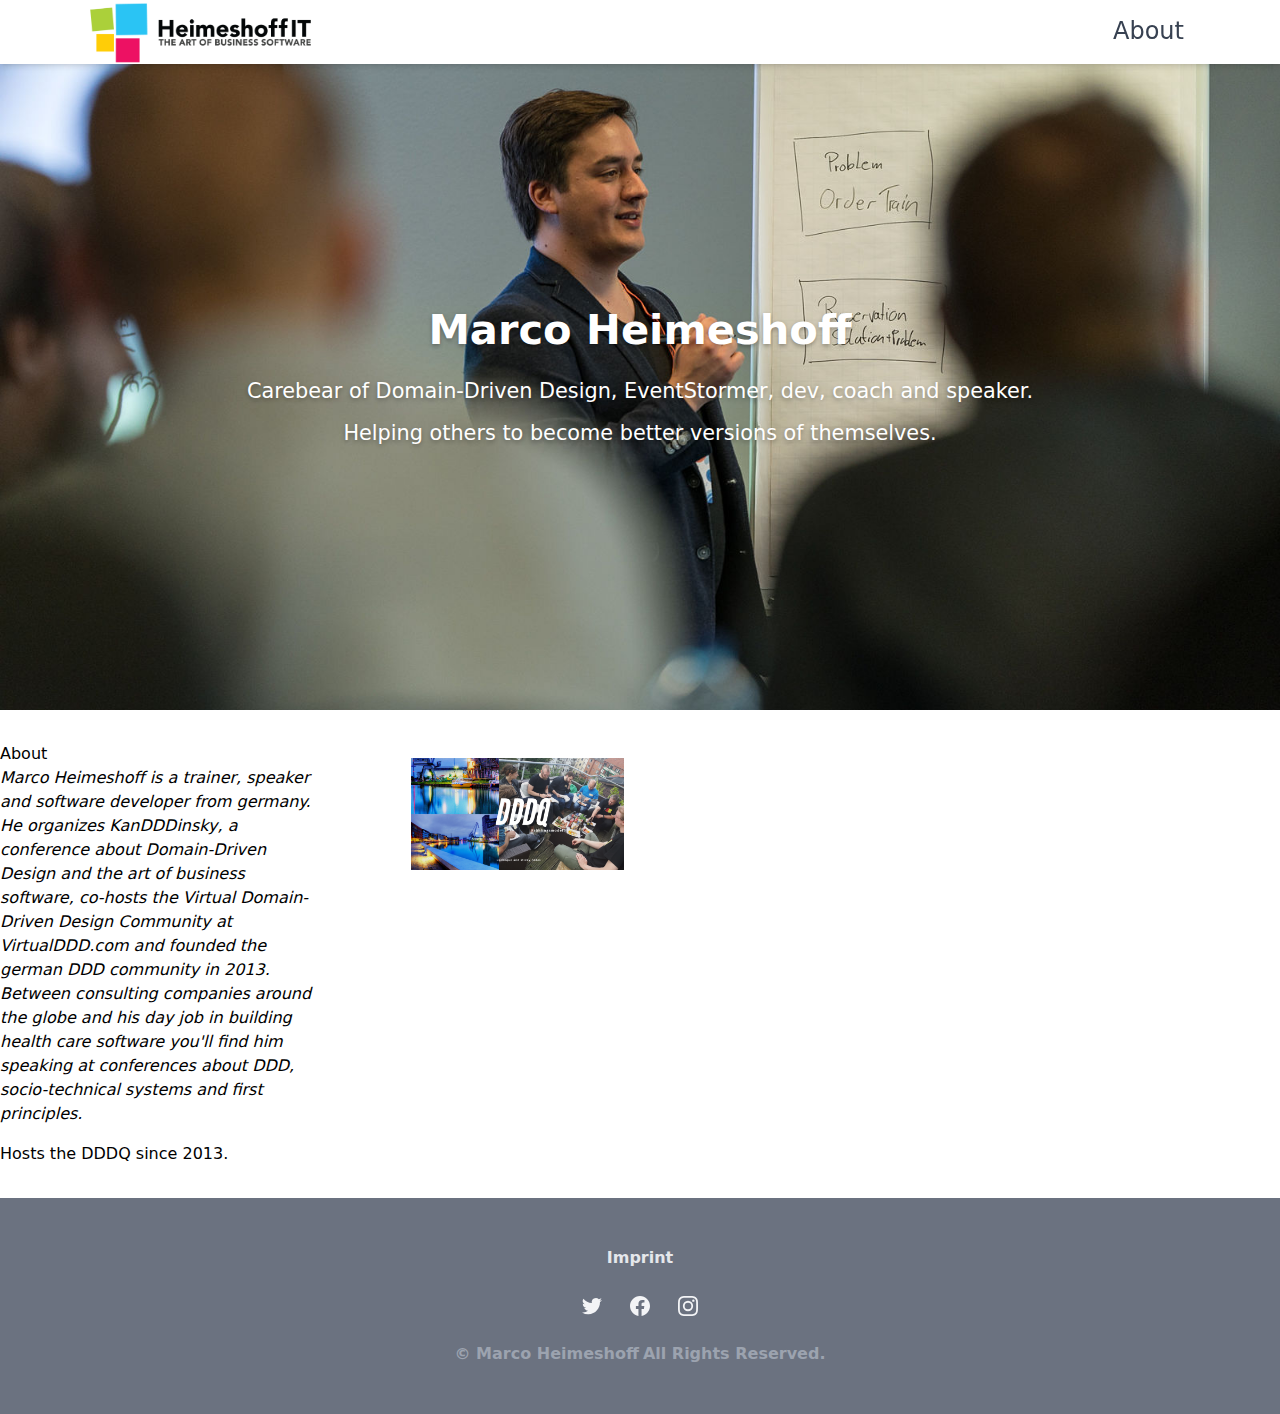
<file: index.html>
<!doctype html>
<html lang="en">
  <head>
    <meta charset="utf-8">
    <meta name="viewport" content="width=device-width, initial-scale=1, shrink-to-fit=no">
    <meta http-equiv="Content-Type" content="text/html; charset=UTF-8">
    <meta http-equiv="X-UA-Compatible" content="IE=edge">
	  <meta http-equiv="Cache-Control" content="no-cache, no-store, must-revalidate">
	  <meta http-equiv="Pragma" content="no-cache">
	  <meta http-equiv="Expires" content="0">
    <title>Heimeshoff IT - The art of business software</title>
    <link rel="apple-touch-icon" sizes="180x180" href="/apple-touch-icon.png">
    <link rel="icon" type="image/png" sizes="32x32" href="/favicon-32x32.png">
    <link rel="icon" type="image/png" sizes="16x16" href="/favicon-16x16.png">
    <link rel="manifest" href="/site.webmanifest">
    <link rel="mask-icon" href="/safari-pinned-tab.svg" color="#5bbad5">
    <meta name="msapplication-TileColor" content="#da532c">
    <meta name="theme-color" content="#ffffff">    
    <link rel="preconnect" href="https://fonts.googleapis.com">
    <link rel="preconnect" href="https://fonts.gstatic.com" crossorigin>
    <link rel="preload" href="[data-uri]" as="script">
    <script type="text/javascript">
      // Single Page Apps for GitHub Pages
      // https://github.com/rafrex/spa-github-pages
      // Copyright (c) 2016 Rafael Pedicini, licensed under the MIT License
      // ----------------------------------------------------------------------
      // This script checks to see if a redirect is present in the query string
      // and converts it back into the correct url and adds it to the
      // browser's history using window.history.replaceState(...),
      // which won't cause the browser to attempt to load the new url.
      // When the single page app is loaded further down in this file,
      // the correct url will be waiting in the browser's history for
      // the single page app to route accordingly.
      (function(l) {
        if (l.search) {
          var q = {};
          l.search.slice(1).split('&').forEach(function(v) {
            var a = v.split('=');
            q[a[0]] = a.slice(1).join('=').replace(/~and~/g, '&');
          });
          if (q.p !== undefined) {
            window.history.replaceState(null, null,
              l.pathname.slice(0, -1) + (q.p || '') +
              (q.q ? ('?' + q.q) : '') +
              l.hash
            );
          }
        }
      }(window.location))
    </script>  
    <script async type="module" crossorigin src="/assets/index-am202h9a.js"></script>
    <link rel="stylesheet" crossorigin href="/assets/index-3D7L84r7.css">
  </head>
  <body>
    <div id="elmish-app"></div>
   
    

    <script>
      function scrollIntoView(hash) {
        let elem = document.getElementById(hash);
        elem.scrollIntoView({ left: 0, block: 'start', behavior: 'smooth' });
        e.preventDefault();
      };
	  </script>

</body>
</html>
</file>
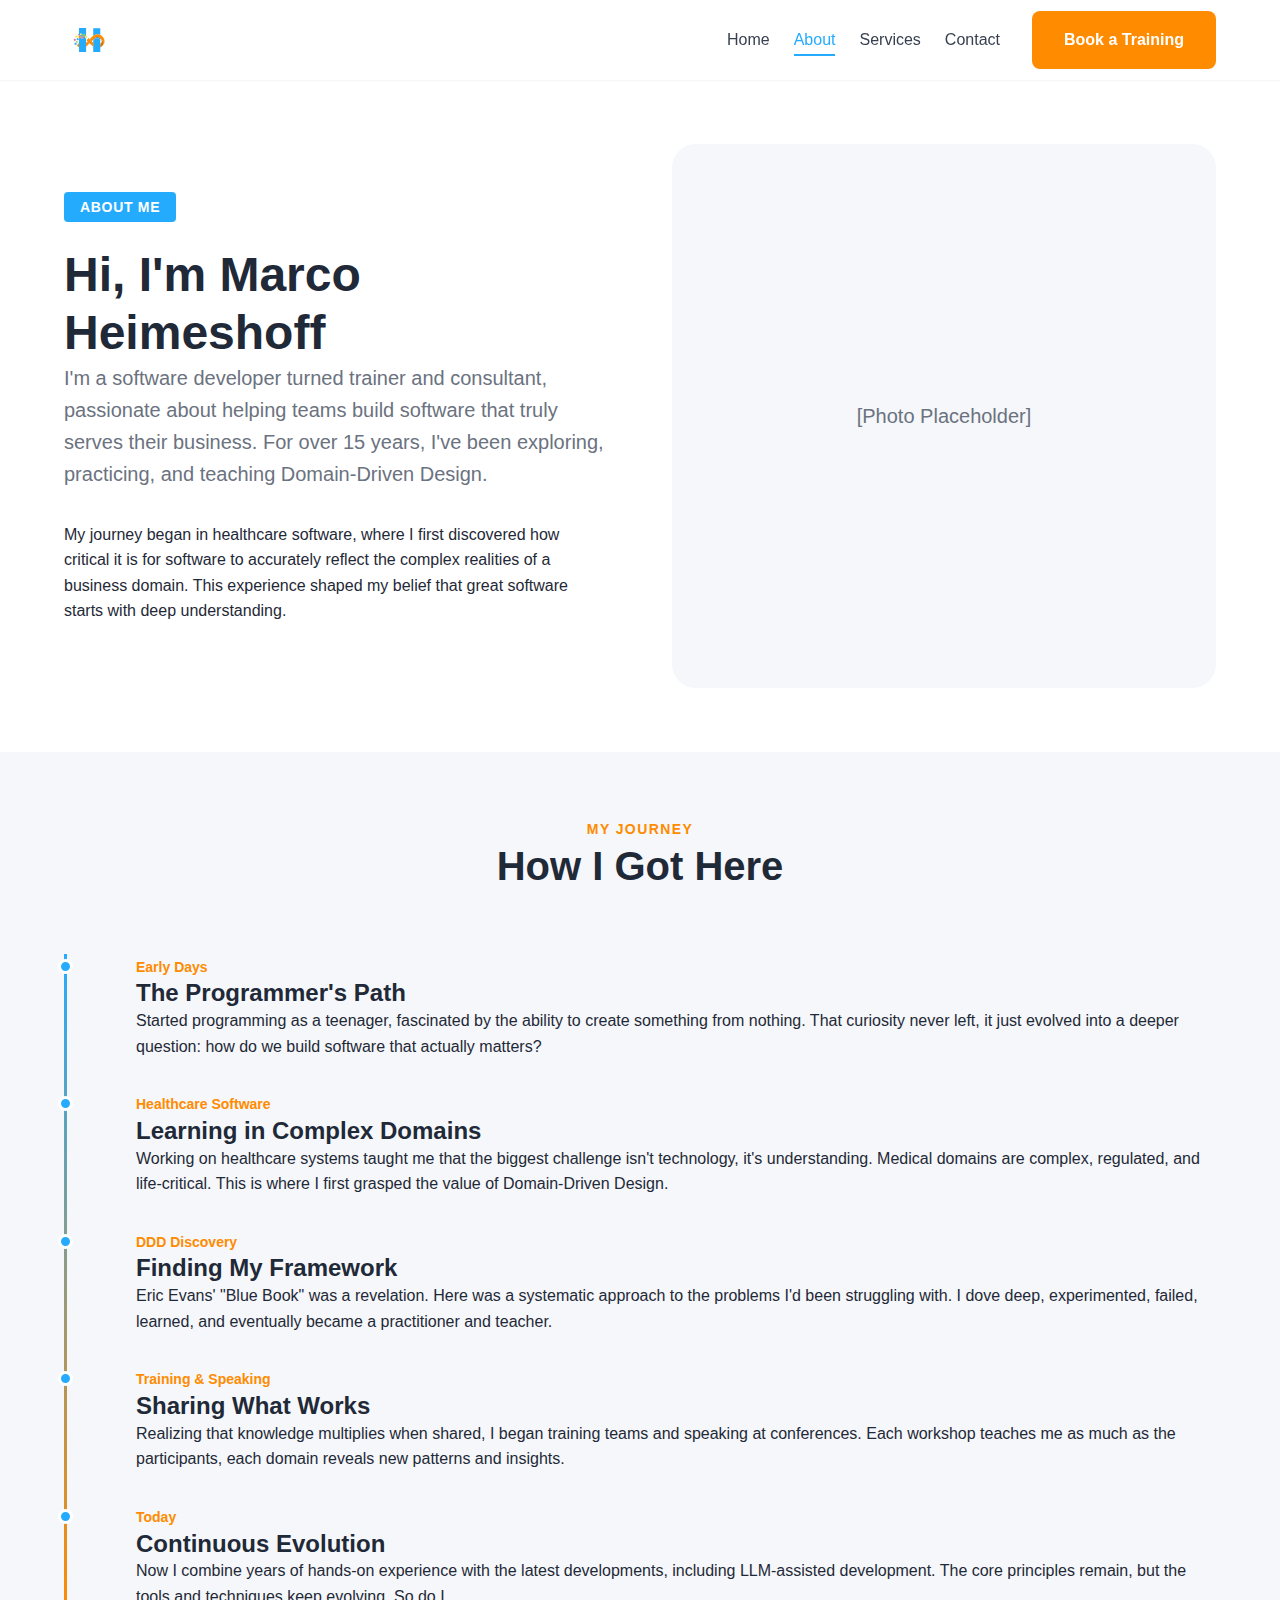
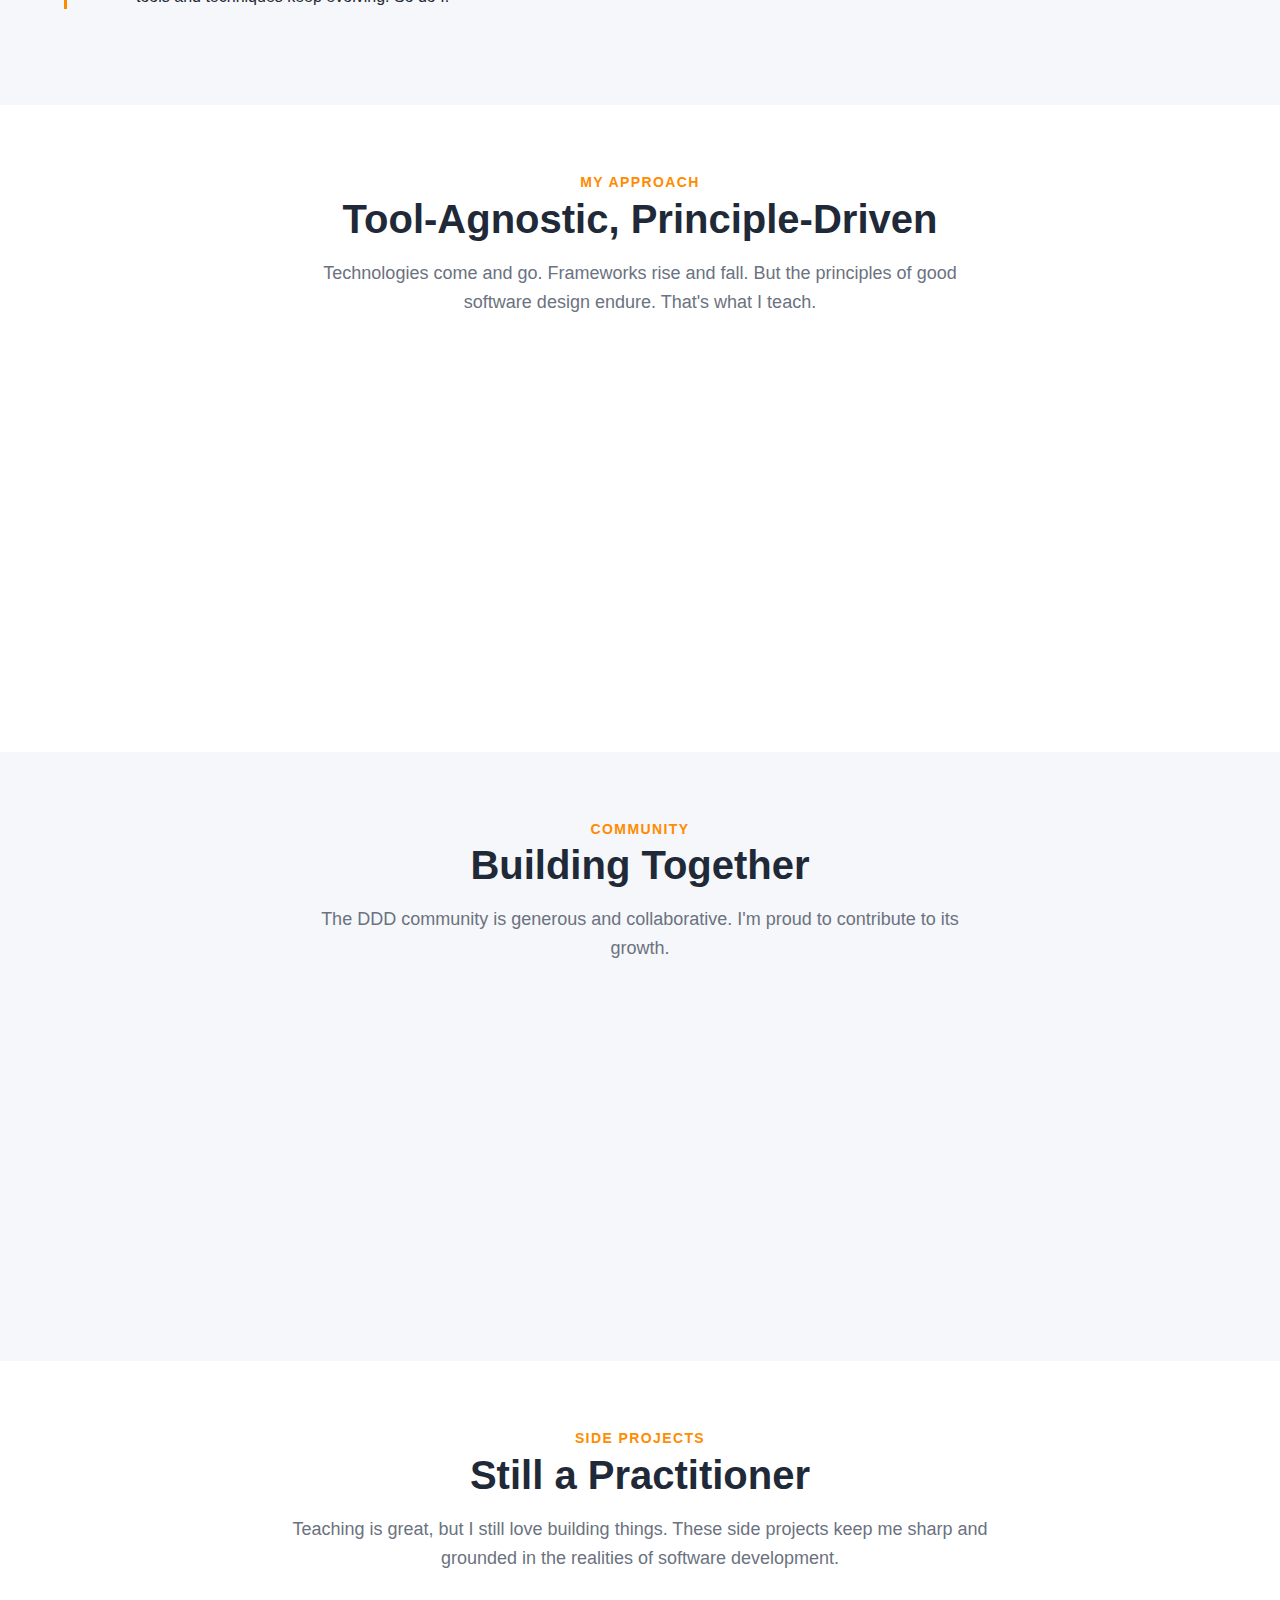
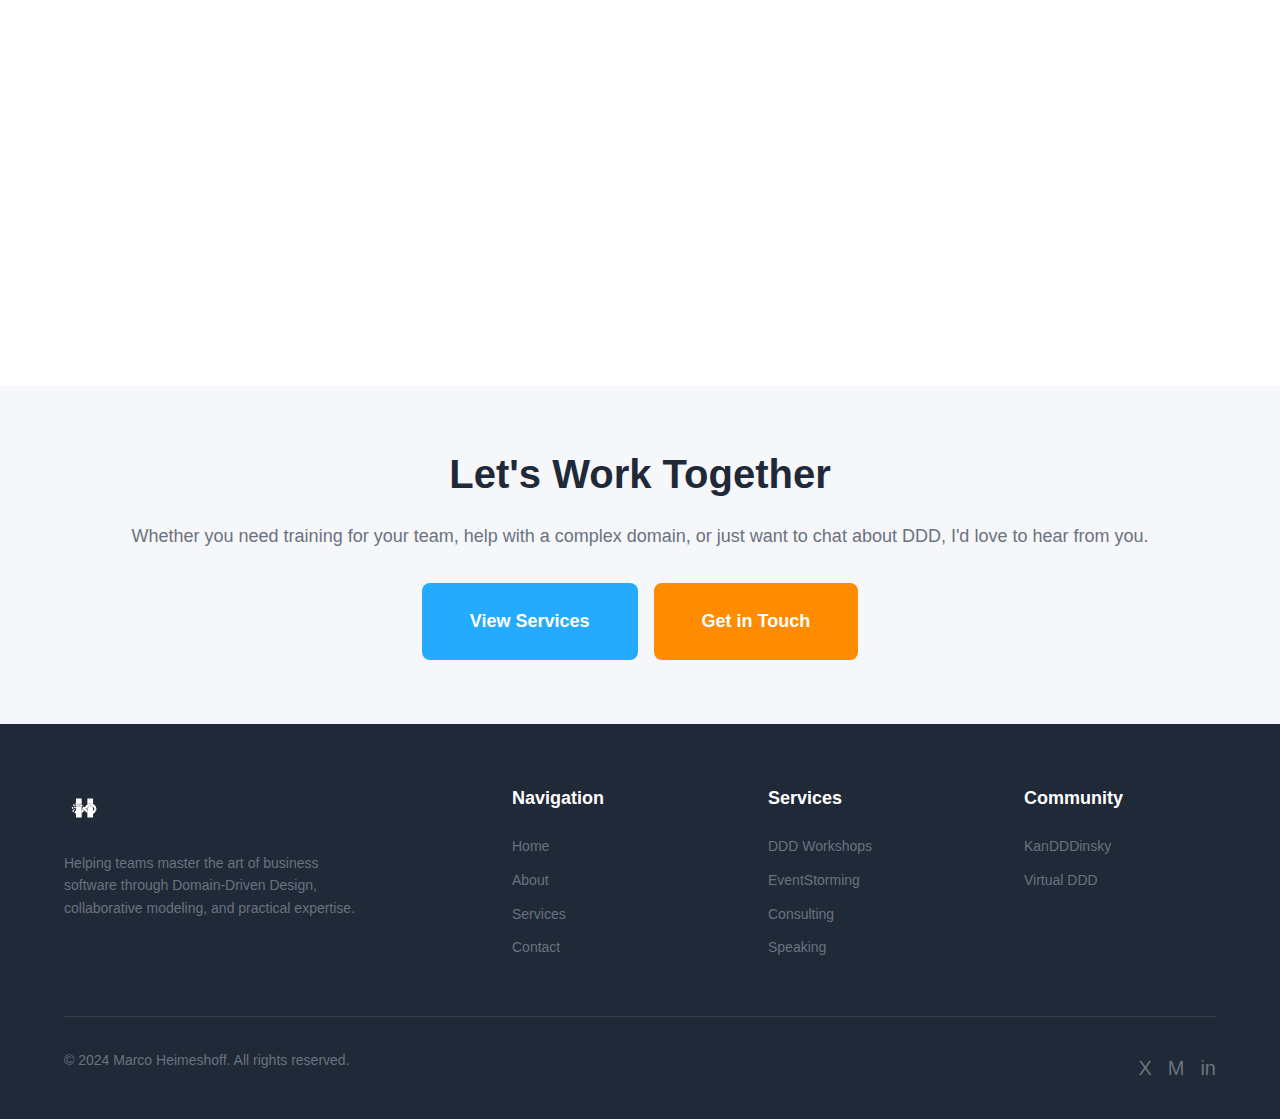
<file: about.html>
<!DOCTYPE html>
<html lang="en">
<head>
  <meta charset="UTF-8">
  <meta name="viewport" content="width=device-width, initial-scale=1.0">
  <meta name="description" content="Learn about Marco Heimeshoff's journey from software developer to DDD expert and community leader. Discover his approach to teaching Domain-Driven Design.">
  <title>About Marco Heimeshoff | DDD Expert & Community Leader</title>
  <link rel="stylesheet" href="css/styles.css">
</head>
<body>
  <!-- Header -->
  <header class="header">
    <div class="container header__inner">
      <a href="index.html" class="header__logo">
        <img src="assets/bildmarke.svg" alt="Marco Heimeshoff Logo">
      </a>
      <nav class="nav">
        <ul class="nav__list">
          <li><a href="index.html" class="nav__link">Home</a></li>
          <li><a href="about.html" class="nav__link nav__link--active">About</a></li>
          <li><a href="services.html" class="nav__link">Services</a></li>
          <li><a href="contact.html" class="nav__link">Contact</a></li>
        </ul>
        <a href="contact.html" class="btn btn--primary">Book a Training</a>
        <button class="nav__toggle" aria-label="Toggle navigation">
          <span></span>
          <span></span>
          <span></span>
        </button>
      </nav>
    </div>
  </header>

  <!-- About Hero -->
  <section class="section" style="padding-top: calc(var(--header-height) + var(--space-3xl));">
    <div class="container">
      <div class="about-hero">
        <div class="about-hero__content">
          <span class="hero__subtitle">About Me</span>
          <h1>Hi, I'm Marco Heimeshoff</h1>
          <p class="hero__description">
            I'm a software developer turned trainer and consultant, passionate about helping
            teams build software that truly serves their business. For over 15 years, I've been
            exploring, practicing, and teaching Domain-Driven Design.
          </p>
          <p>
            My journey began in healthcare software, where I first discovered how critical it is
            for software to accurately reflect the complex realities of a business domain. This
            experience shaped my belief that great software starts with deep understanding.
          </p>
        </div>
        <div class="about-hero__image">
          [Photo Placeholder]
        </div>
      </div>
    </div>
  </section>

  <!-- Personal Story / Timeline -->
  <section class="section section--gray">
    <div class="container">
      <div class="section-header">
        <span class="section-header__subtitle">My Journey</span>
        <h2 class="section-header__title">How I Got Here</h2>
      </div>
      <div class="timeline">
        <div class="timeline__item">
          <span class="timeline__year">Early Days</span>
          <h3>The Programmer's Path</h3>
          <p>
            Started programming as a teenager, fascinated by the ability to create something
            from nothing. That curiosity never left, it just evolved into a deeper question:
            how do we build software that actually matters?
          </p>
        </div>
        <div class="timeline__item">
          <span class="timeline__year">Healthcare Software</span>
          <h3>Learning in Complex Domains</h3>
          <p>
            Working on healthcare systems taught me that the biggest challenge isn't technology,
            it's understanding. Medical domains are complex, regulated, and life-critical.
            This is where I first grasped the value of Domain-Driven Design.
          </p>
        </div>
        <div class="timeline__item">
          <span class="timeline__year">DDD Discovery</span>
          <h3>Finding My Framework</h3>
          <p>
            Eric Evans' "Blue Book" was a revelation. Here was a systematic approach to the
            problems I'd been struggling with. I dove deep, experimented, failed, learned,
            and eventually became a practitioner and teacher.
          </p>
        </div>
        <div class="timeline__item">
          <span class="timeline__year">Training & Speaking</span>
          <h3>Sharing What Works</h3>
          <p>
            Realizing that knowledge multiplies when shared, I began training teams and
            speaking at conferences. Each workshop teaches me as much as the participants,
            each domain reveals new patterns and insights.
          </p>
        </div>
        <div class="timeline__item">
          <span class="timeline__year">Today</span>
          <h3>Continuous Evolution</h3>
          <p>
            Now I combine years of hands-on experience with the latest developments, including
            LLM-assisted development. The core principles remain, but the tools and techniques
            keep evolving. So do I.
          </p>
        </div>
      </div>
    </div>
  </section>

  <!-- Philosophy Section -->
  <section class="section">
    <div class="container">
      <div class="section-header">
        <span class="section-header__subtitle">My Approach</span>
        <h2 class="section-header__title">Tool-Agnostic, Principle-Driven</h2>
        <p class="section-header__description">
          Technologies come and go. Frameworks rise and fall. But the principles of good
          software design endure. That's what I teach.
        </p>
      </div>
      <div class="cards">
        <div class="card">
          <h3 class="card__title">Principles Over Tools</h3>
          <p class="card__description">
            I don't teach "how to use framework X." I teach the underlying principles that
            help you make good decisions regardless of your tech stack. When you understand
            the "why," the "how" becomes clear.
          </p>
        </div>
        <div class="card">
          <h3 class="card__title">Practice Over Theory</h3>
          <p class="card__description">
            Reading about DDD is one thing. Applying it is another. My workshops are hands-on,
            using real exercises and collaborative modeling sessions. You learn by doing,
            not just listening.
          </p>
        </div>
        <div class="card">
          <h3 class="card__title">Collaboration Over Documentation</h3>
          <p class="card__description">
            The best domain knowledge lives in people's heads, not documents. Techniques like
            EventStorming bring experts together to externalize and share that knowledge in
            ways documents never could.
          </p>
        </div>
      </div>
    </div>
  </section>

  <!-- Community Leadership -->
  <section class="section section--gray">
    <div class="container">
      <div class="section-header">
        <span class="section-header__subtitle">Community</span>
        <h2 class="section-header__title">Building Together</h2>
        <p class="section-header__description">
          The DDD community is generous and collaborative. I'm proud to contribute to its growth.
        </p>
      </div>
      <div class="community-cards">
        <div class="community-card">
          <h3 class="community-card__title">KanDDDinsky Conference</h3>
          <p class="community-card__description">
            Co-organizing this Berlin-based conference has been a highlight. Bringing together
            practitioners from around the world to share experiences, challenge assumptions,
            and learn from each other.
          </p>
          <a href="https://kandddinsky.de" target="_blank" rel="noopener">kandddinsky.de</a>
        </div>
        <div class="community-card">
          <h3 class="community-card__title">Virtual DDD</h3>
          <p class="community-card__description">
            Co-founding Virtual DDD means DDD knowledge is accessible to everyone, everywhere.
            Regular online sessions, a welcoming community, and the chance to learn from
            experts across the globe.
          </p>
          <a href="https://virtualddd.com" target="_blank" rel="noopener">virtualddd.com</a>
        </div>
        <div class="community-card">
          <h3 class="community-card__title">German DDD Community</h3>
          <p class="community-card__description">
            Helping grow the local DDD scene in Germany through meetups, workshops, and
            conversations. Great to see more teams adopting these practices.
          </p>
          <a href="contact.html">Get Involved</a>
        </div>
      </div>
    </div>
  </section>

  <!-- Side Projects -->
  <section class="section">
    <div class="container">
      <div class="section-header">
        <span class="section-header__subtitle">Side Projects</span>
        <h2 class="section-header__title">Still a Practitioner</h2>
        <p class="section-header__description">
          Teaching is great, but I still love building things. These side projects keep me
          sharp and grounded in the realities of software development.
        </p>
      </div>
      <div class="cards">
        <div class="card">
          <div class="card__icon">&#x1F3AE;</div>
          <h3 class="card__title">Jump'n'Rogue</h3>
          <p class="card__description">
            A roguelike game project that lets me experiment with event sourcing patterns
            in a fun context. Building games is a great way to explore complex state
            management challenges.
          </p>
        </div>
        <div class="card">
          <div class="card__icon">&#x1F409;</div>
          <h3 class="card__title">Dorc</h3>
          <p class="card__description">
            Another creative project where I get to apply DDD principles outside of
            enterprise software. Because domain modeling works everywhere there's
            complexity to manage.
          </p>
        </div>
      </div>
    </div>
  </section>

  <!-- CTA Section -->
  <section class="section section--gray">
    <div class="container text-center">
      <h2 class="mb-lg">Let's Work Together</h2>
      <p class="section-header__description mb-xl">
        Whether you need training for your team, help with a complex domain, or just want
        to chat about DDD, I'd love to hear from you.
      </p>
      <div style="display: flex; gap: var(--space-md); justify-content: center; flex-wrap: wrap;">
        <a href="services.html" class="btn btn--secondary btn--large">View Services</a>
        <a href="contact.html" class="btn btn--primary btn--large">Get in Touch</a>
      </div>
    </div>
  </section>

  <!-- Footer -->
  <footer class="footer">
    <div class="container">
      <div class="footer__grid">
        <div class="footer__brand">
          <img src="assets/bildmarke.svg" alt="Marco Heimeshoff">
          <p>
            Helping teams master the art of business software through Domain-Driven Design,
            collaborative modeling, and practical expertise.
          </p>
        </div>
        <div>
          <h4 class="footer__title">Navigation</h4>
          <ul class="footer__links">
            <li><a href="index.html">Home</a></li>
            <li><a href="about.html">About</a></li>
            <li><a href="services.html">Services</a></li>
            <li><a href="contact.html">Contact</a></li>
          </ul>
        </div>
        <div>
          <h4 class="footer__title">Services</h4>
          <ul class="footer__links">
            <li><a href="services.html">DDD Workshops</a></li>
            <li><a href="services.html">EventStorming</a></li>
            <li><a href="services.html">Consulting</a></li>
            <li><a href="services.html">Speaking</a></li>
          </ul>
        </div>
        <div>
          <h4 class="footer__title">Community</h4>
          <ul class="footer__links">
            <li><a href="https://kandddinsky.de" target="_blank" rel="noopener">KanDDDinsky</a></li>
            <li><a href="https://virtualddd.com" target="_blank" rel="noopener">Virtual DDD</a></li>
          </ul>
        </div>
      </div>
      <div class="footer__bottom">
        <p class="footer__copyright">&copy; 2024 Marco Heimeshoff. All rights reserved.</p>
        <div class="footer__social">
          <a href="https://twitter.com/Heimeshansen" target="_blank" rel="noopener" aria-label="Twitter">X</a>
          <a href="https://mastodon.social/@heimeshoff" target="_blank" rel="noopener" aria-label="Mastodon">M</a>
          <a href="https://linkedin.com/in/heimeshoff" target="_blank" rel="noopener" aria-label="LinkedIn">in</a>
        </div>
      </div>
    </div>
  </footer>

  <script src="js/main.js"></script>
</body>
</html>
</file>
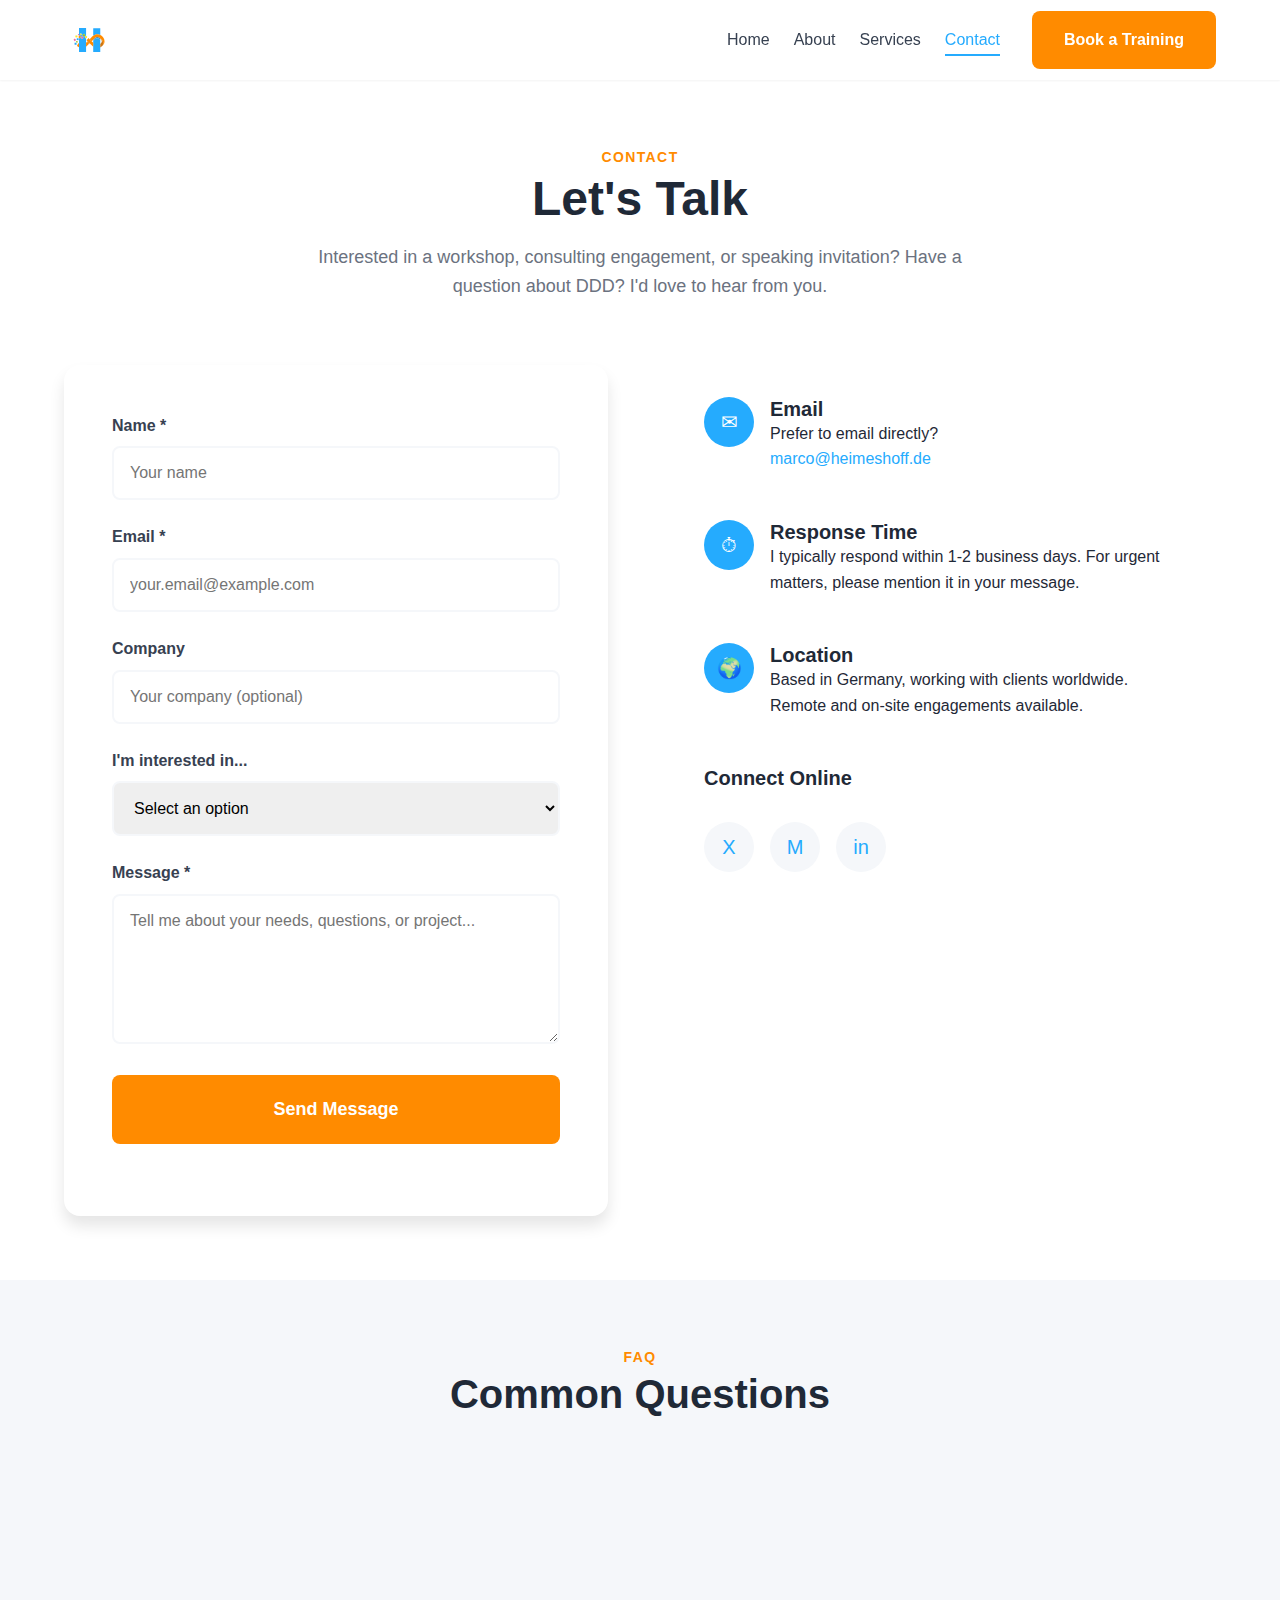
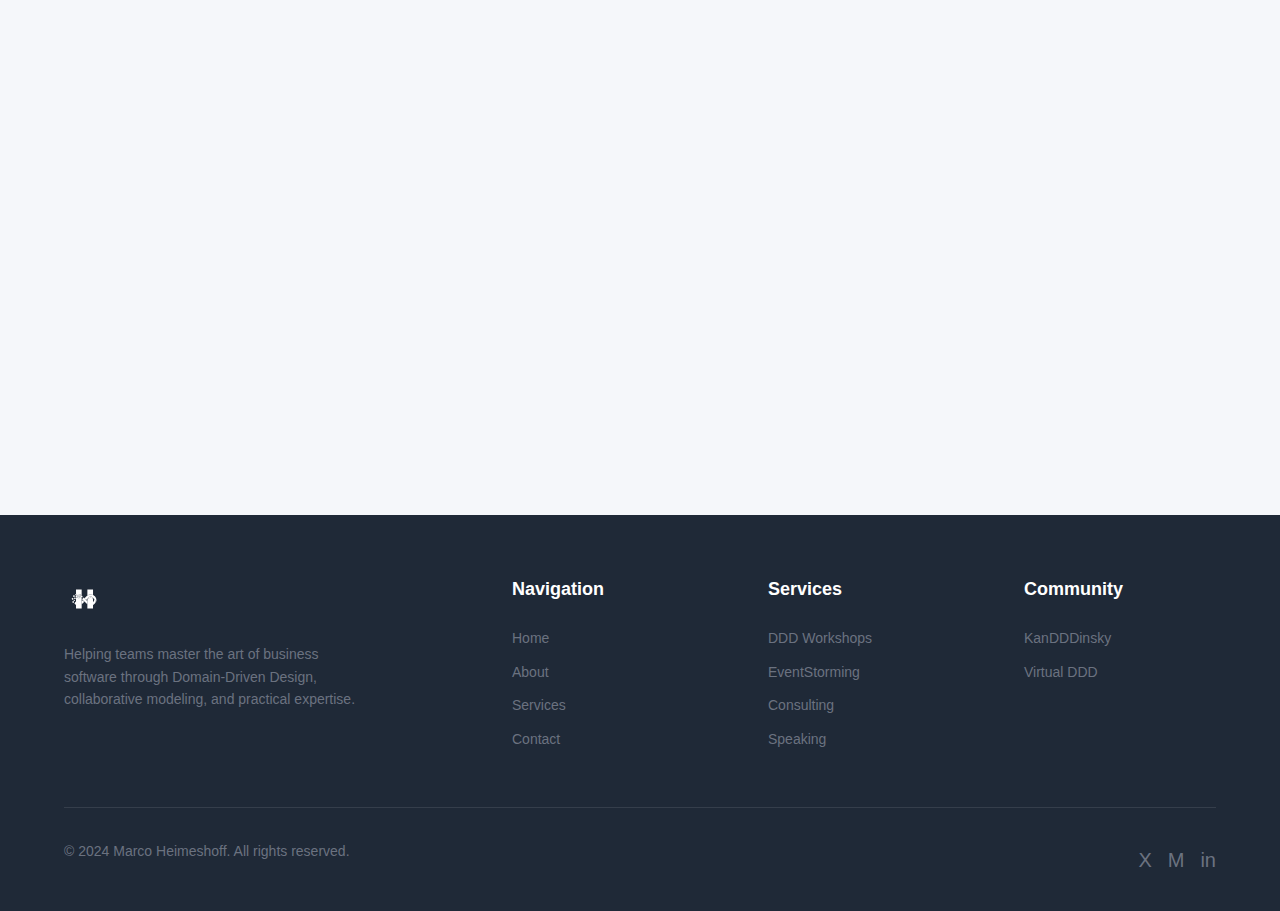
<file: contact.html>
<!DOCTYPE html>
<html lang="en">
<head>
  <meta charset="UTF-8">
  <meta name="viewport" content="width=device-width, initial-scale=1.0">
  <meta name="description" content="Get in touch with Marco Heimeshoff for DDD training, consulting, or speaking engagements. Book a workshop or ask a question.">
  <title>Contact | Marco Heimeshoff - Get in Touch</title>
  <link rel="stylesheet" href="css/styles.css">
</head>
<body>
  <!-- Header -->
  <header class="header">
    <div class="container header__inner">
      <a href="index.html" class="header__logo">
        <img src="assets/bildmarke.svg" alt="Marco Heimeshoff Logo">
      </a>
      <nav class="nav">
        <ul class="nav__list">
          <li><a href="index.html" class="nav__link">Home</a></li>
          <li><a href="about.html" class="nav__link">About</a></li>
          <li><a href="services.html" class="nav__link">Services</a></li>
          <li><a href="contact.html" class="nav__link nav__link--active">Contact</a></li>
        </ul>
        <a href="contact.html" class="btn btn--primary">Book a Training</a>
        <button class="nav__toggle" aria-label="Toggle navigation">
          <span></span>
          <span></span>
          <span></span>
        </button>
      </nav>
    </div>
  </header>

  <!-- Contact Section -->
  <section class="section" style="padding-top: calc(var(--header-height) + var(--space-3xl));">
    <div class="container">
      <div class="section-header">
        <span class="section-header__subtitle">Contact</span>
        <h1 class="section-header__title">Let's Talk</h1>
        <p class="section-header__description">
          Interested in a workshop, consulting engagement, or speaking invitation?
          Have a question about DDD? I'd love to hear from you.
        </p>
      </div>

      <div class="contact-grid">
        <!-- Contact Form -->
        <div class="contact-form">
          <form id="contact-form" novalidate>
            <div class="form-group">
              <label for="name">Name *</label>
              <input type="text" id="name" name="name" required placeholder="Your name">
              <span class="form-error" id="name-error"></span>
            </div>

            <div class="form-group">
              <label for="email">Email *</label>
              <input type="email" id="email" name="email" required placeholder="your.email@example.com">
              <span class="form-error" id="email-error"></span>
            </div>

            <div class="form-group">
              <label for="company">Company</label>
              <input type="text" id="company" name="company" placeholder="Your company (optional)">
            </div>

            <div class="form-group">
              <label for="interest">I'm interested in...</label>
              <select id="interest" name="interest">
                <option value="">Select an option</option>
                <option value="ddd-workshop">DDD Workshop</option>
                <option value="eventstorming">EventStorming Training</option>
                <option value="event-sourcing">Event Sourcing & CQRS Training</option>
                <option value="llm-development">LLM-Assisted Development</option>
                <option value="consulting">Consulting & Advisory</option>
                <option value="speaking">Speaking Engagement</option>
                <option value="other">Other</option>
              </select>
            </div>

            <div class="form-group">
              <label for="message">Message *</label>
              <textarea id="message" name="message" required placeholder="Tell me about your needs, questions, or project..."></textarea>
              <span class="form-error" id="message-error"></span>
            </div>

            <button type="submit" class="btn btn--primary btn--large" style="width: 100%;">
              Send Message
            </button>

            <p id="form-status" style="margin-top: var(--space-lg); text-align: center;"></p>
          </form>
        </div>

        <!-- Contact Info -->
        <div class="contact-info">
          <div class="contact-info__item">
            <div class="contact-info__icon">&#x2709;</div>
            <div>
              <h4>Email</h4>
              <p>
                Prefer to email directly?<br>
                <a href="mailto:marco@heimeshoff.de">marco@heimeshoff.de</a>
              </p>
            </div>
          </div>

          <div class="contact-info__item">
            <div class="contact-info__icon">&#x23F1;</div>
            <div>
              <h4>Response Time</h4>
              <p>
                I typically respond within 1-2 business days.
                For urgent matters, please mention it in your message.
              </p>
            </div>
          </div>

          <div class="contact-info__item">
            <div class="contact-info__icon">&#x1F30D;</div>
            <div>
              <h4>Location</h4>
              <p>
                Based in Germany, working with clients worldwide.
                Remote and on-site engagements available.
              </p>
            </div>
          </div>

          <div>
            <h4 style="margin-bottom: var(--space-md);">Connect Online</h4>
            <div class="social-links">
              <a href="https://twitter.com/Heimeshansen" target="_blank" rel="noopener" class="social-link" aria-label="Twitter/X">
                X
              </a>
              <a href="https://mastodon.social/@heimeshoff" target="_blank" rel="noopener" class="social-link" aria-label="Mastodon">
                M
              </a>
              <a href="https://linkedin.com/in/heimeshoff" target="_blank" rel="noopener" class="social-link" aria-label="LinkedIn">
                in
              </a>
            </div>
          </div>
        </div>
      </div>
    </div>
  </section>

  <!-- FAQ Section -->
  <section class="section section--gray">
    <div class="container">
      <div class="section-header">
        <span class="section-header__subtitle">FAQ</span>
        <h2 class="section-header__title">Common Questions</h2>
      </div>
      <div class="cards">
        <div class="card">
          <h3 class="card__title">What languages do you train in?</h3>
          <p class="card__description">
            I offer workshops in both English and German. Code examples are typically
            language-agnostic or in C#/Java/TypeScript, but we can adapt to your team's stack.
          </p>
        </div>
        <div class="card">
          <h3 class="card__title">How many people can attend a workshop?</h3>
          <p class="card__description">
            For optimal interaction, I recommend 8-16 participants for hands-on workshops.
            Larger groups can work for talks and presentations. Let's discuss your specific needs.
          </p>
        </div>
        <div class="card">
          <h3 class="card__title">Do you offer remote workshops?</h3>
          <p class="card__description">
            Yes! I've refined my remote workshop format over years of experience. Using
            collaborative tools like Miro, we achieve the same interactive experience as in-person.
          </p>
        </div>
        <div class="card">
          <h3 class="card__title">Can workshops be customized?</h3>
          <p class="card__description">
            Absolutely. For in-house workshops, I can tailor the content to your specific
            domain, technology stack, and learning objectives. We'll discuss this during planning.
          </p>
        </div>
      </div>
    </div>
  </section>

  <!-- Footer -->
  <footer class="footer">
    <div class="container">
      <div class="footer__grid">
        <div class="footer__brand">
          <img src="assets/bildmarke.svg" alt="Marco Heimeshoff">
          <p>
            Helping teams master the art of business software through Domain-Driven Design,
            collaborative modeling, and practical expertise.
          </p>
        </div>
        <div>
          <h4 class="footer__title">Navigation</h4>
          <ul class="footer__links">
            <li><a href="index.html">Home</a></li>
            <li><a href="about.html">About</a></li>
            <li><a href="services.html">Services</a></li>
            <li><a href="contact.html">Contact</a></li>
          </ul>
        </div>
        <div>
          <h4 class="footer__title">Services</h4>
          <ul class="footer__links">
            <li><a href="services.html">DDD Workshops</a></li>
            <li><a href="services.html">EventStorming</a></li>
            <li><a href="services.html">Consulting</a></li>
            <li><a href="services.html">Speaking</a></li>
          </ul>
        </div>
        <div>
          <h4 class="footer__title">Community</h4>
          <ul class="footer__links">
            <li><a href="https://kandddinsky.de" target="_blank" rel="noopener">KanDDDinsky</a></li>
            <li><a href="https://virtualddd.com" target="_blank" rel="noopener">Virtual DDD</a></li>
          </ul>
        </div>
      </div>
      <div class="footer__bottom">
        <p class="footer__copyright">&copy; 2024 Marco Heimeshoff. All rights reserved.</p>
        <div class="footer__social">
          <a href="https://twitter.com/Heimeshansen" target="_blank" rel="noopener" aria-label="Twitter">X</a>
          <a href="https://mastodon.social/@heimeshoff" target="_blank" rel="noopener" aria-label="Mastodon">M</a>
          <a href="https://linkedin.com/in/heimeshoff" target="_blank" rel="noopener" aria-label="LinkedIn">in</a>
        </div>
      </div>
    </div>
  </footer>

  <script src="js/main.js"></script>
</body>
</html>
</file>
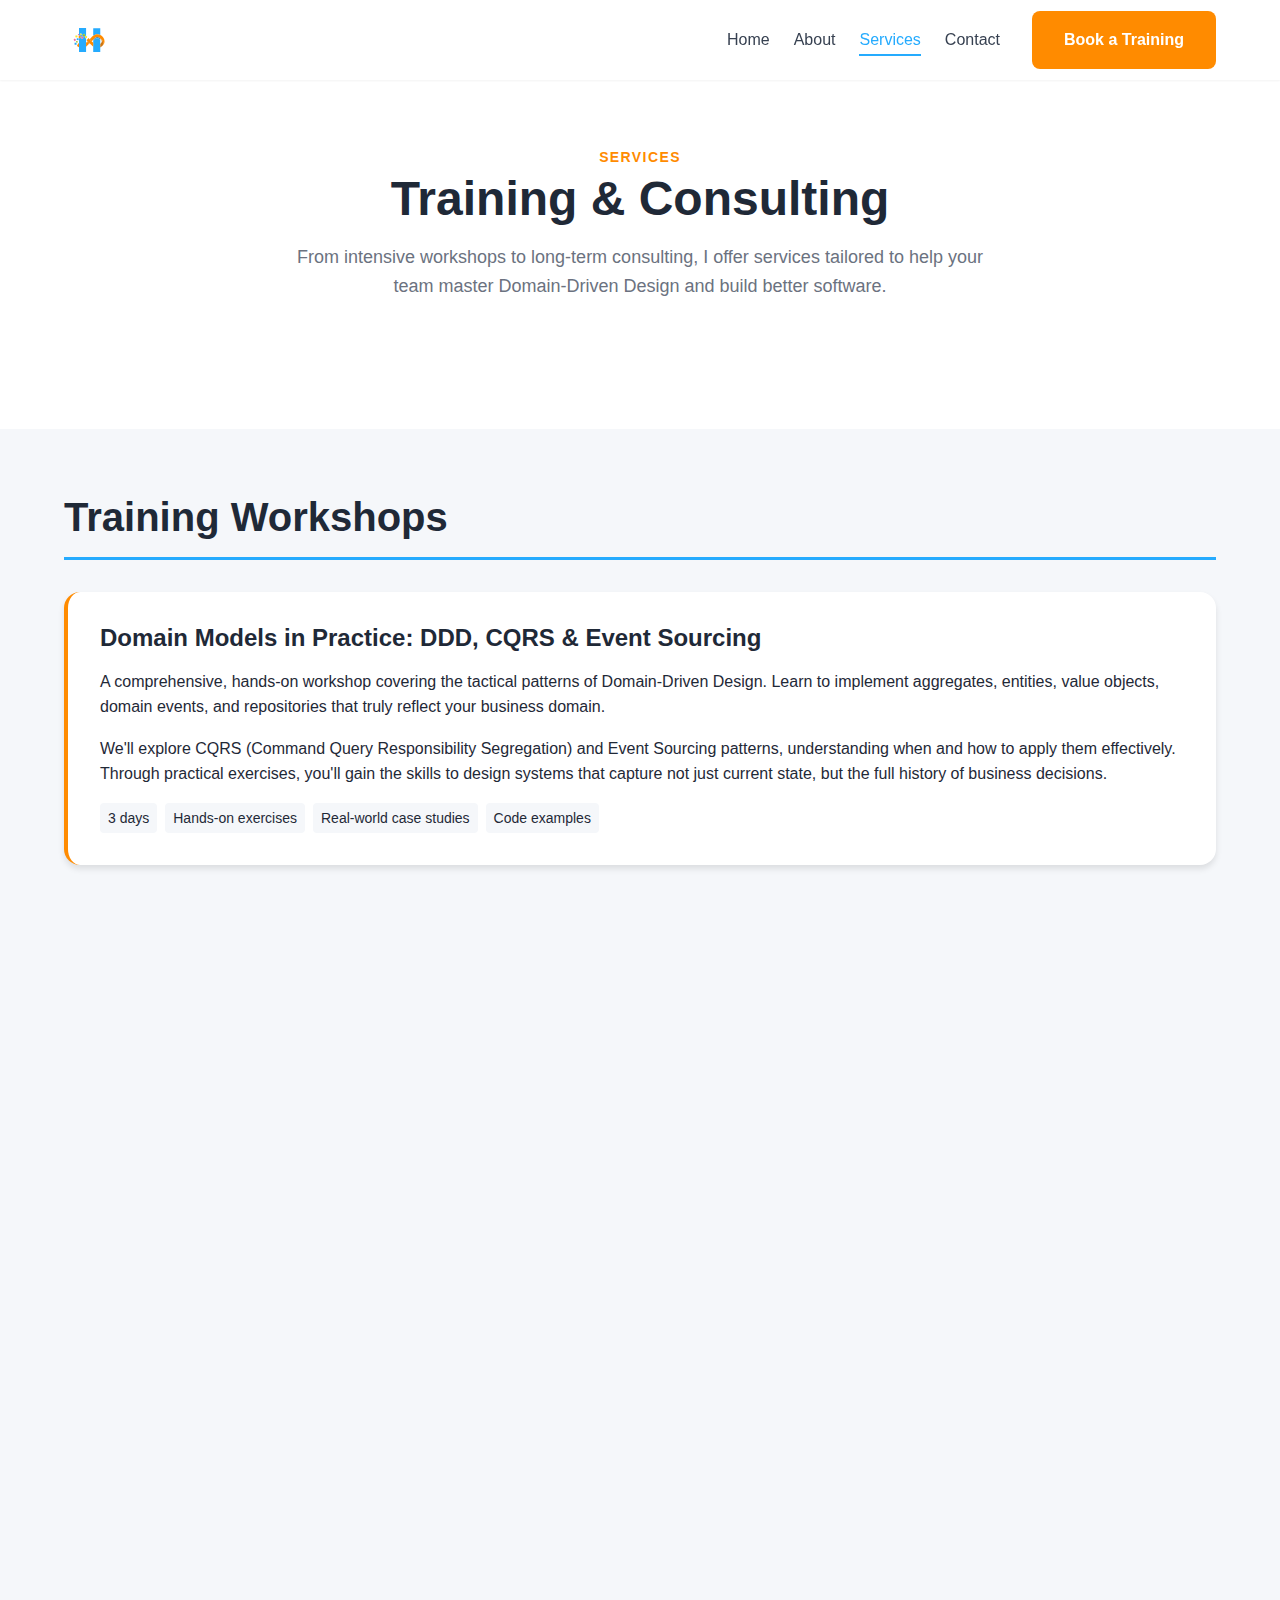
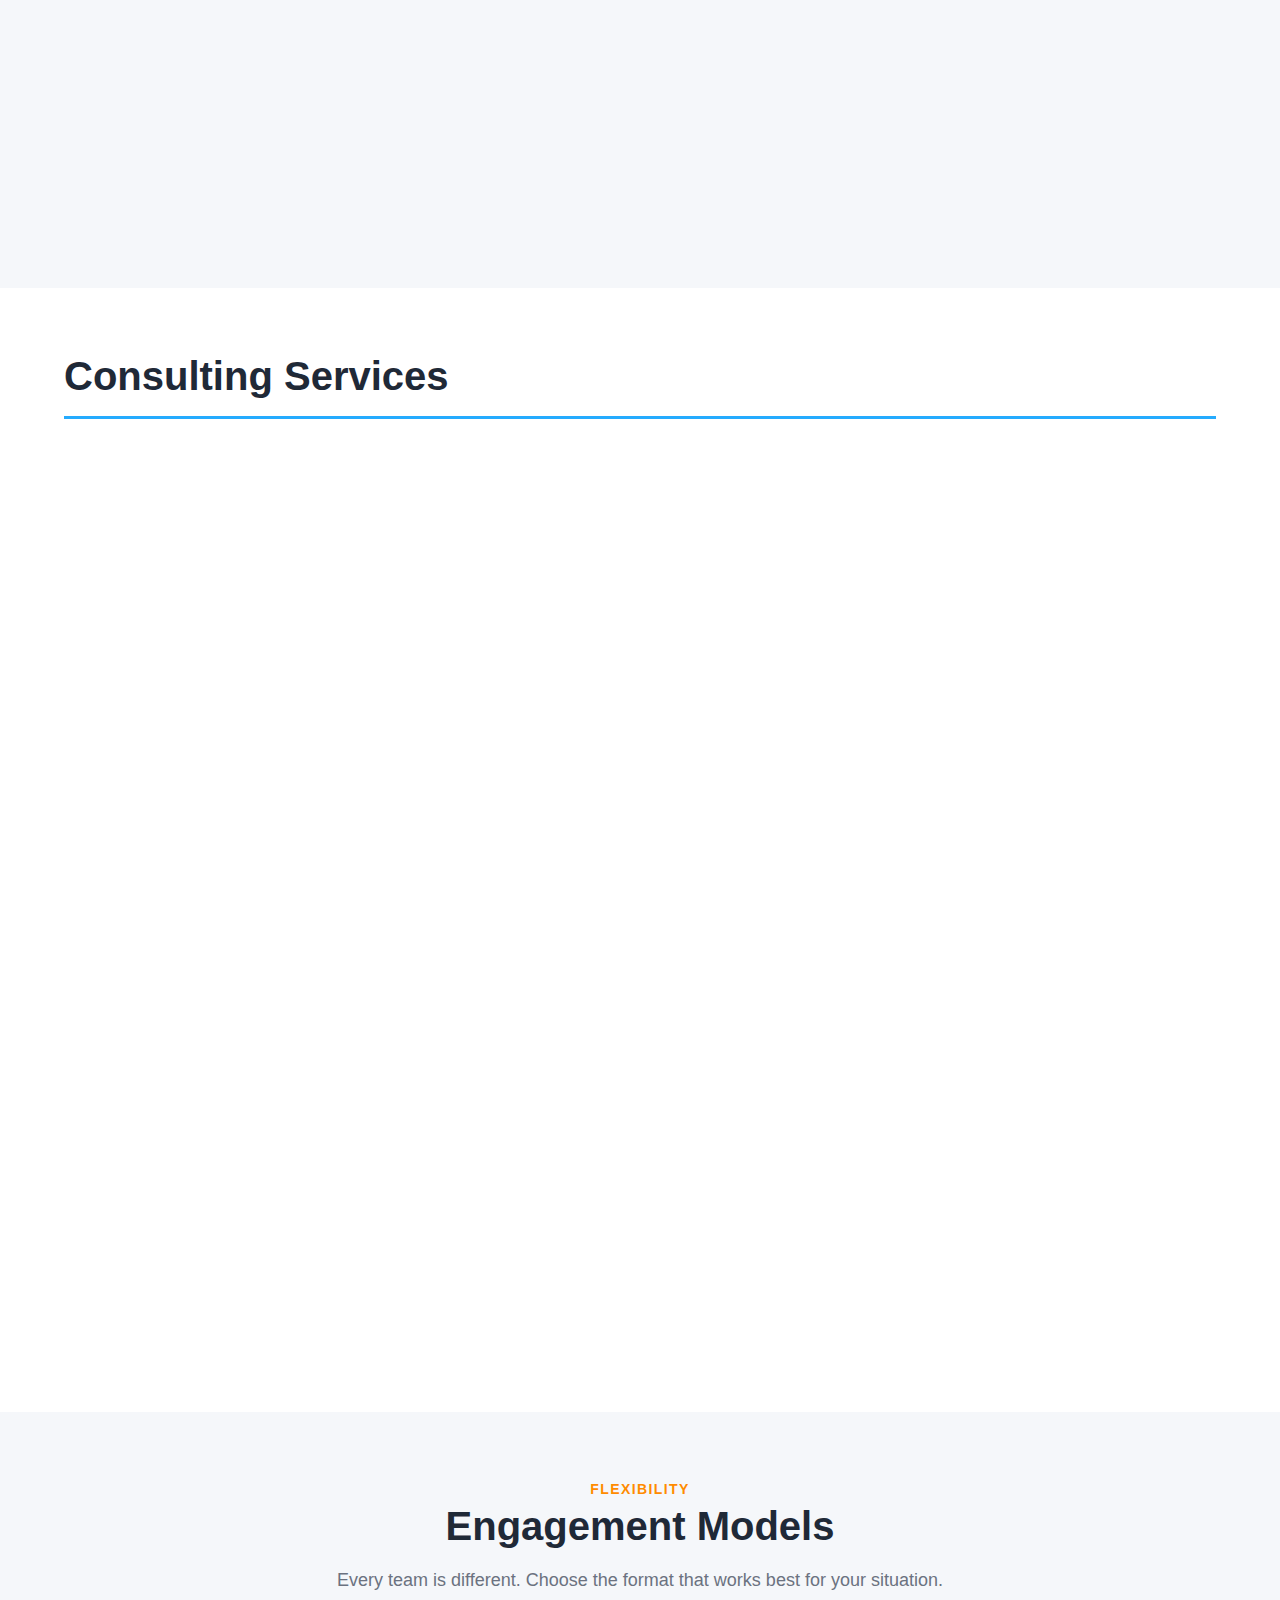
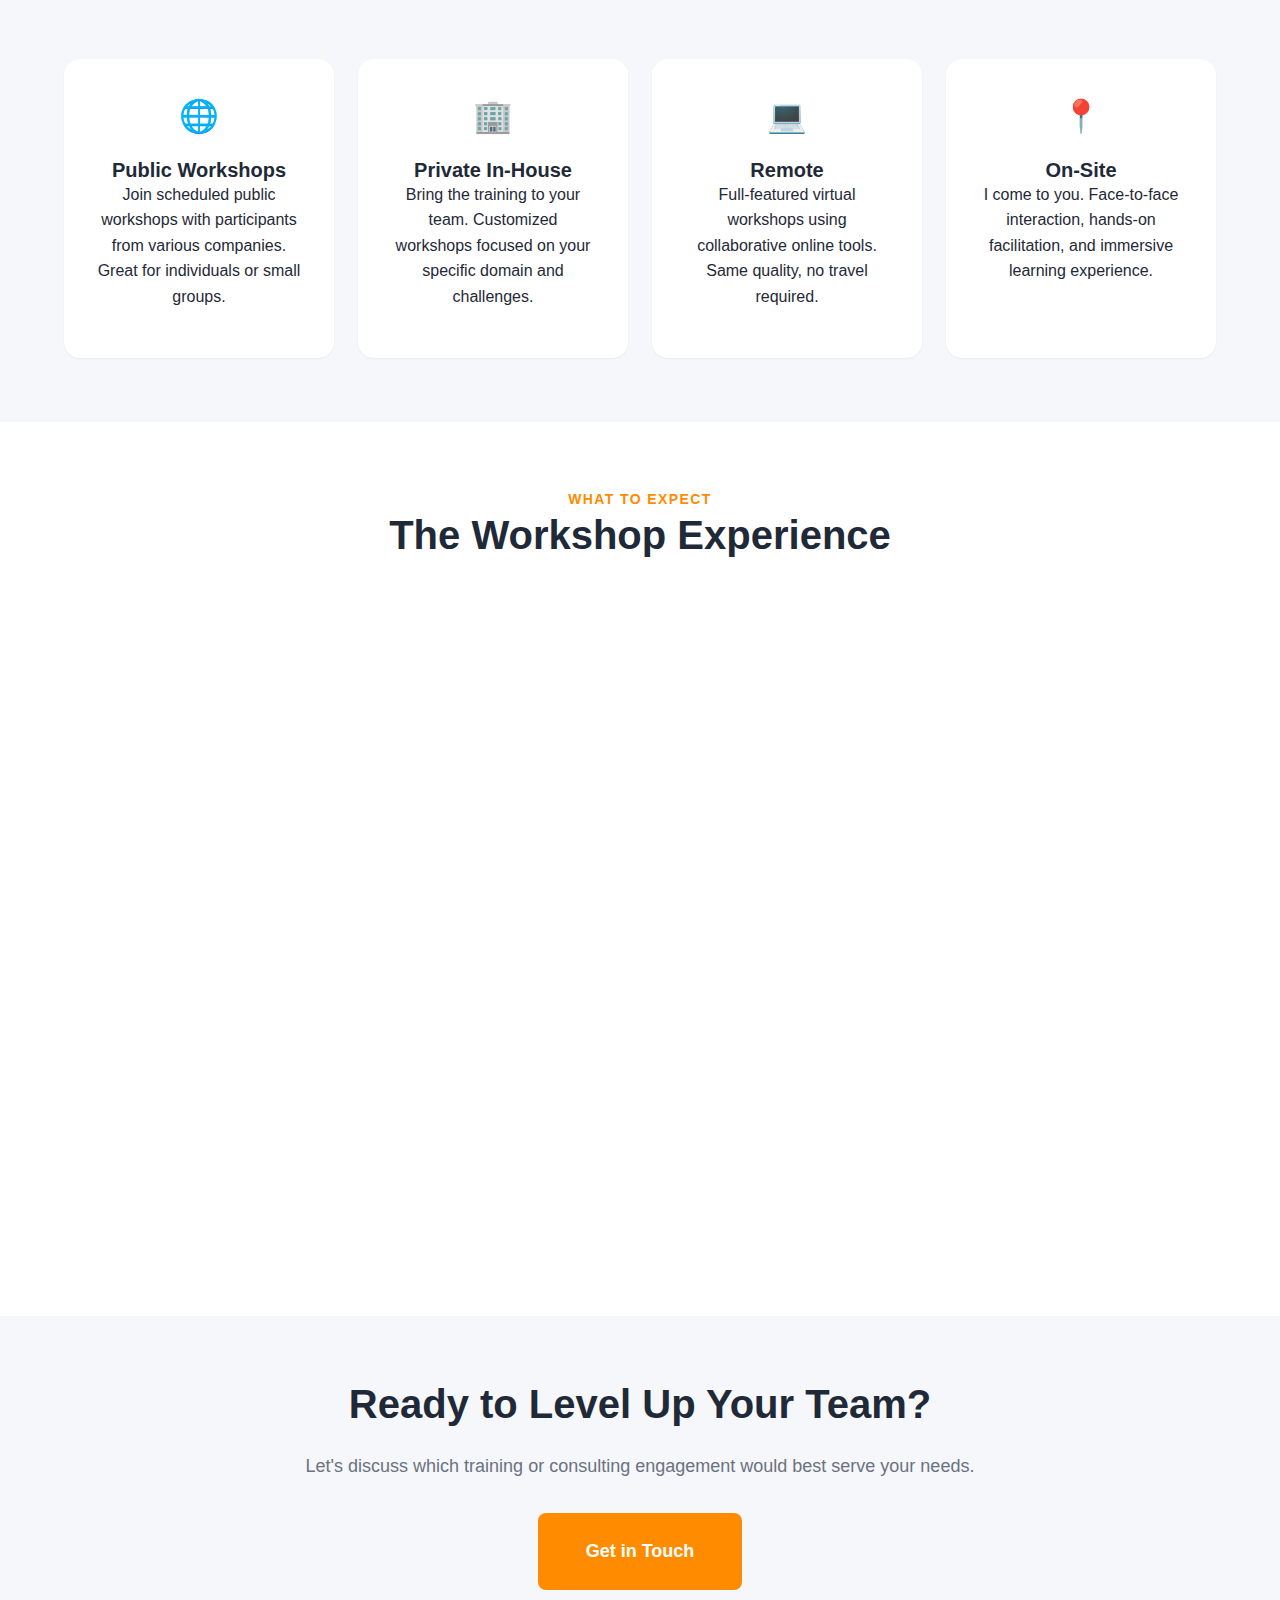
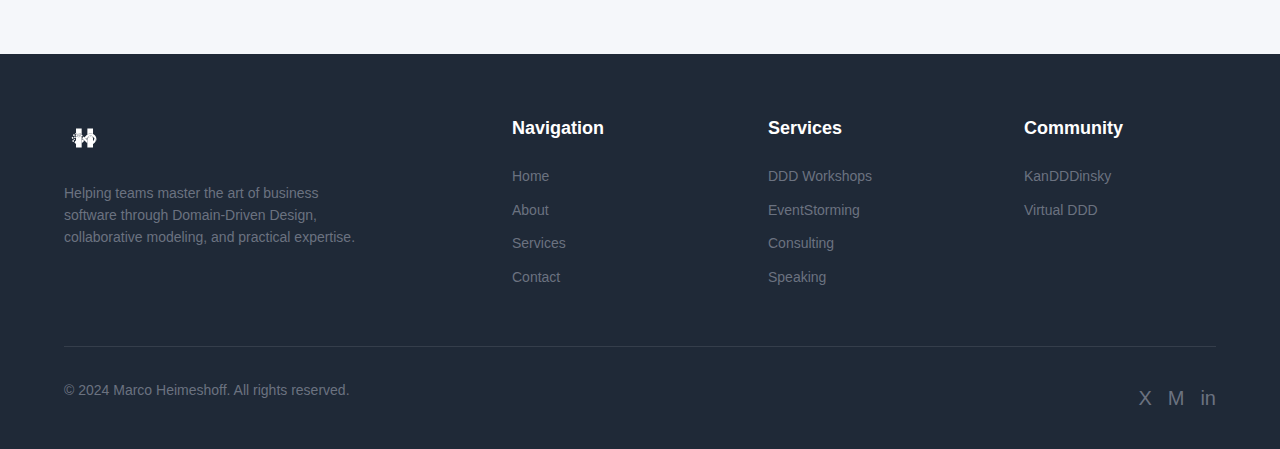
<file: services.html>
<!DOCTYPE html>
<html lang="en">
<head>
  <meta charset="UTF-8">
  <meta name="viewport" content="width=device-width, initial-scale=1.0">
  <meta name="description" content="DDD workshops, EventStorming masterclasses, consulting, and speaking. Explore Marco Heimeshoff's training and consulting services.">
  <title>Services | Marco Heimeshoff - DDD Training & Consulting</title>
  <link rel="stylesheet" href="css/styles.css">
</head>
<body>
  <!-- Header -->
  <header class="header">
    <div class="container header__inner">
      <a href="index.html" class="header__logo">
        <img src="assets/bildmarke.svg" alt="Marco Heimeshoff Logo">
      </a>
      <nav class="nav">
        <ul class="nav__list">
          <li><a href="index.html" class="nav__link">Home</a></li>
          <li><a href="about.html" class="nav__link">About</a></li>
          <li><a href="services.html" class="nav__link nav__link--active">Services</a></li>
          <li><a href="contact.html" class="nav__link">Contact</a></li>
        </ul>
        <a href="contact.html" class="btn btn--primary">Book a Training</a>
        <button class="nav__toggle" aria-label="Toggle navigation">
          <span></span>
          <span></span>
          <span></span>
        </button>
      </nav>
    </div>
  </header>

  <!-- Services Hero -->
  <section class="section" style="padding-top: calc(var(--header-height) + var(--space-3xl));">
    <div class="container">
      <div class="section-header">
        <span class="section-header__subtitle">Services</span>
        <h1 class="section-header__title">Training & Consulting</h1>
        <p class="section-header__description">
          From intensive workshops to long-term consulting, I offer services tailored to help
          your team master Domain-Driven Design and build better software.
        </p>
      </div>
    </div>
  </section>

  <!-- Training Workshops -->
  <section class="section section--gray">
    <div class="container">
      <div class="service-category">
        <h2 class="service-category__title">Training Workshops</h2>

        <div class="service-card">
          <div class="service-card__header">
            <h3>Domain Models in Practice: DDD, CQRS & Event Sourcing</h3>
          </div>
          <p>
            A comprehensive, hands-on workshop covering the tactical patterns of Domain-Driven Design.
            Learn to implement aggregates, entities, value objects, domain events, and repositories
            that truly reflect your business domain.
          </p>
          <p>
            We'll explore CQRS (Command Query Responsibility Segregation) and Event Sourcing patterns,
            understanding when and how to apply them effectively. Through practical exercises,
            you'll gain the skills to design systems that capture not just current state,
            but the full history of business decisions.
          </p>
          <div class="service-card__features">
            <span class="service-card__feature">3 days</span>
            <span class="service-card__feature">Hands-on exercises</span>
            <span class="service-card__feature">Real-world case studies</span>
            <span class="service-card__feature">Code examples</span>
          </div>
        </div>

        <div class="service-card">
          <div class="service-card__header">
            <h3>EventStorming Masterclass</h3>
          </div>
          <p>
            Master the art of collaborative domain discovery. EventStorming is a powerful workshop
            format for rapidly exploring complex business domains, identifying bounded contexts,
            and aligning technical and business stakeholders.
          </p>
          <p>
            From Big Picture EventStorming for strategic overview to Design Level EventStorming
            for detailed modeling, you'll learn to facilitate sessions that unlock hidden domain
            knowledge and create shared understanding across your organization.
          </p>
          <div class="service-card__features">
            <span class="service-card__feature">2 days</span>
            <span class="service-card__feature">Facilitation techniques</span>
            <span class="service-card__feature">Multiple EventStorming levels</span>
            <span class="service-card__feature">Practice facilitation</span>
          </div>
        </div>

        <div class="service-card">
          <div class="service-card__header">
            <h3>Event Sourcing & CQRS Master Class</h3>
          </div>
          <p>
            A deep dive into event-driven architectures. This workshop focuses specifically on
            Event Sourcing and CQRS patterns, going beyond the basics to explore advanced
            scenarios, projections, snapshotting, and integration patterns.
          </p>
          <p>
            Learn how to design event schemas, handle versioning and evolution, implement
            projections for different read models, and integrate with existing systems.
            Practical exercises ensure you leave with applicable skills.
          </p>
          <div class="service-card__features">
            <span class="service-card__feature">2-3 days</span>
            <span class="service-card__feature">Advanced patterns</span>
            <span class="service-card__feature">Schema design</span>
            <span class="service-card__feature">Integration strategies</span>
          </div>
        </div>

        <div class="service-card">
          <div class="service-card__header">
            <h3>LLM-Assisted Development</h3>
            <span class="service-card__badge">NEW</span>
          </div>
          <p>
            Harness the power of Large Language Models to accelerate your domain modeling
            and development workflow. Learn effective prompting techniques, validation
            strategies, and how to combine AI capabilities with domain expertise.
          </p>
          <p>
            This workshop explores the intersection of DDD and AI, showing how LLMs can help
            with domain exploration, code generation, documentation, and more, while maintaining
            the rigor and accuracy your domain requires.
          </p>
          <div class="service-card__features">
            <span class="service-card__feature">1-2 days</span>
            <span class="service-card__feature">Effective prompting</span>
            <span class="service-card__feature">AI + DDD integration</span>
            <span class="service-card__feature">Validation techniques</span>
          </div>
        </div>
      </div>
    </div>
  </section>

  <!-- Consulting Services -->
  <section class="section">
    <div class="container">
      <div class="service-category">
        <h2 class="service-category__title">Consulting Services</h2>

        <div class="service-card">
          <h3>Domain Discovery & Modeling</h3>
          <p>
            Bring in an experienced hand to help uncover your domain's hidden complexity.
            Through facilitated workshops, stakeholder interviews, and collaborative modeling
            sessions, I help teams build a shared understanding of their business domain.
          </p>
          <div class="service-card__features">
            <span class="service-card__feature">EventStorming facilitation</span>
            <span class="service-card__feature">Context mapping</span>
            <span class="service-card__feature">Domain stories</span>
          </div>
        </div>

        <div class="service-card">
          <h3>Architecture Review & Advisory</h3>
          <p>
            Get an outside perspective on your system architecture. I review existing systems,
            identify improvement opportunities, and provide actionable recommendations for
            evolving your architecture toward DDD principles.
          </p>
          <div class="service-card__features">
            <span class="service-card__feature">Code review</span>
            <span class="service-card__feature">Architecture assessment</span>
            <span class="service-card__feature">Migration strategies</span>
          </div>
        </div>

        <div class="service-card">
          <h3>Team Coaching</h3>
          <p>
            Embed DDD practices into your team's daily workflow. Through ongoing coaching,
            pair programming, and code reviews, I help teams internalize DDD principles
            and apply them effectively to their specific context.
          </p>
          <div class="service-card__features">
            <span class="service-card__feature">Ongoing support</span>
            <span class="service-card__feature">Pair programming</span>
            <span class="service-card__feature">Mentoring</span>
          </div>
        </div>

        <div class="service-card">
          <h3>Keynotes & Speaking</h3>
          <p>
            Inspire your team or conference audience with talks on Domain-Driven Design,
            EventStorming, software architecture, and the future of software development.
            Available for conferences, company events, and meetups.
          </p>
          <div class="service-card__features">
            <span class="service-card__feature">Conference talks</span>
            <span class="service-card__feature">Company events</span>
            <span class="service-card__feature">Custom topics</span>
          </div>
        </div>
      </div>
    </div>
  </section>

  <!-- Engagement Models -->
  <section class="section section--gray">
    <div class="container">
      <div class="section-header">
        <span class="section-header__subtitle">Flexibility</span>
        <h2 class="section-header__title">Engagement Models</h2>
        <p class="section-header__description">
          Every team is different. Choose the format that works best for your situation.
        </p>
      </div>
      <div class="engagement-models">
        <div class="engagement-model">
          <div class="engagement-model__icon">&#x1F310;</div>
          <h4>Public Workshops</h4>
          <p>Join scheduled public workshops with participants from various companies. Great for individuals or small groups.</p>
        </div>
        <div class="engagement-model">
          <div class="engagement-model__icon">&#x1F3E2;</div>
          <h4>Private In-House</h4>
          <p>Bring the training to your team. Customized workshops focused on your specific domain and challenges.</p>
        </div>
        <div class="engagement-model">
          <div class="engagement-model__icon">&#x1F4BB;</div>
          <h4>Remote</h4>
          <p>Full-featured virtual workshops using collaborative online tools. Same quality, no travel required.</p>
        </div>
        <div class="engagement-model">
          <div class="engagement-model__icon">&#x1F4CD;</div>
          <h4>On-Site</h4>
          <p>I come to you. Face-to-face interaction, hands-on facilitation, and immersive learning experience.</p>
        </div>
      </div>
    </div>
  </section>

  <!-- What to Expect -->
  <section class="section">
    <div class="container">
      <div class="section-header">
        <span class="section-header__subtitle">What to Expect</span>
        <h2 class="section-header__title">The Workshop Experience</h2>
      </div>
      <div class="cards">
        <div class="card">
          <div class="card__icon">&#x1F4DA;</div>
          <h3 class="card__title">Pre-Work Materials</h3>
          <p class="card__description">
            Receive preparation materials before the workshop so we can hit the ground running.
            Background reading, setup instructions, and preliminary exercises.
          </p>
        </div>
        <div class="card">
          <div class="card__icon">&#x1F91D;</div>
          <h3 class="card__title">Interactive Sessions</h3>
          <p class="card__description">
            No death by PowerPoint. Workshops are highly interactive with exercises, discussions,
            collaborative modeling, and real-time feedback.
          </p>
        </div>
        <div class="card">
          <div class="card__icon">&#x1F4DD;</div>
          <h3 class="card__title">Takeaway Resources</h3>
          <p class="card__description">
            Leave with reference materials, cheat sheets, code samples, and resources to continue
            your learning journey back at work.
          </p>
        </div>
        <div class="card">
          <div class="card__icon">&#x1F4E7;</div>
          <h3 class="card__title">Follow-Up Support</h3>
          <p class="card__description">
            Questions after the workshop? I provide follow-up support to help you apply what
            you've learned to your real-world projects.
          </p>
        </div>
      </div>
    </div>
  </section>

  <!-- CTA Section -->
  <section class="section section--gray">
    <div class="container text-center">
      <h2 class="mb-lg">Ready to Level Up Your Team?</h2>
      <p class="section-header__description mb-xl">
        Let's discuss which training or consulting engagement would best serve your needs.
      </p>
      <a href="contact.html" class="btn btn--primary btn--large">Get in Touch</a>
    </div>
  </section>

  <!-- Footer -->
  <footer class="footer">
    <div class="container">
      <div class="footer__grid">
        <div class="footer__brand">
          <img src="assets/bildmarke.svg" alt="Marco Heimeshoff">
          <p>
            Helping teams master the art of business software through Domain-Driven Design,
            collaborative modeling, and practical expertise.
          </p>
        </div>
        <div>
          <h4 class="footer__title">Navigation</h4>
          <ul class="footer__links">
            <li><a href="index.html">Home</a></li>
            <li><a href="about.html">About</a></li>
            <li><a href="services.html">Services</a></li>
            <li><a href="contact.html">Contact</a></li>
          </ul>
        </div>
        <div>
          <h4 class="footer__title">Services</h4>
          <ul class="footer__links">
            <li><a href="services.html">DDD Workshops</a></li>
            <li><a href="services.html">EventStorming</a></li>
            <li><a href="services.html">Consulting</a></li>
            <li><a href="services.html">Speaking</a></li>
          </ul>
        </div>
        <div>
          <h4 class="footer__title">Community</h4>
          <ul class="footer__links">
            <li><a href="https://kandddinsky.de" target="_blank" rel="noopener">KanDDDinsky</a></li>
            <li><a href="https://virtualddd.com" target="_blank" rel="noopener">Virtual DDD</a></li>
          </ul>
        </div>
      </div>
      <div class="footer__bottom">
        <p class="footer__copyright">&copy; 2024 Marco Heimeshoff. All rights reserved.</p>
        <div class="footer__social">
          <a href="https://twitter.com/Heimeshansen" target="_blank" rel="noopener" aria-label="Twitter">X</a>
          <a href="https://mastodon.social/@heimeshoff" target="_blank" rel="noopener" aria-label="Mastodon">M</a>
          <a href="https://linkedin.com/in/heimeshoff" target="_blank" rel="noopener" aria-label="LinkedIn">in</a>
        </div>
      </div>
    </div>
  </footer>

  <script src="js/main.js"></script>
</body>
</html>
</file>
<file: assets/index-3D7L84r7.css>
*,:before,:after{box-sizing:border-box;border-width:0;border-style:solid;border-color:#e5e7eb}:before,:after{--tw-content: ""}html{line-height:1.5;-webkit-text-size-adjust:100%;-moz-tab-size:4;-o-tab-size:4;tab-size:4;font-family:Poppins,ui-sans-serif,system-ui,-apple-system,BlinkMacSystemFont,Segoe UI,Roboto,Helvetica Neue,Arial,Noto Sans,sans-serif,"Apple Color Emoji","Segoe UI Emoji",Segoe UI Symbol,"Noto Color Emoji";font-feature-settings:normal;font-variation-settings:normal}body{margin:0;line-height:inherit}hr{height:0;color:inherit;border-top-width:1px}abbr:where([title]){-webkit-text-decoration:underline dotted;text-decoration:underline dotted}h1,h2,h3,h4,h5,h6{font-size:inherit;font-weight:inherit}a{color:inherit;text-decoration:inherit}b,strong{font-weight:bolder}code,kbd,samp,pre{font-family:ui-monospace,SFMono-Regular,Menlo,Monaco,Consolas,Liberation Mono,Courier New,monospace;font-size:1em}small{font-size:80%}sub,sup{font-size:75%;line-height:0;position:relative;vertical-align:baseline}sub{bottom:-.25em}sup{top:-.5em}table{text-indent:0;border-color:inherit;border-collapse:collapse}button,input,optgroup,select,textarea{font-family:inherit;font-feature-settings:inherit;font-variation-settings:inherit;font-size:100%;font-weight:inherit;line-height:inherit;color:inherit;margin:0;padding:0}button,select{text-transform:none}button,[type=button],[type=reset],[type=submit]{-webkit-appearance:button;background-color:transparent;background-image:none}:-moz-focusring{outline:auto}:-moz-ui-invalid{box-shadow:none}progress{vertical-align:baseline}::-webkit-inner-spin-button,::-webkit-outer-spin-button{height:auto}[type=search]{-webkit-appearance:textfield;outline-offset:-2px}::-webkit-search-decoration{-webkit-appearance:none}::-webkit-file-upload-button{-webkit-appearance:button;font:inherit}summary{display:list-item}blockquote,dl,dd,h1,h2,h3,h4,h5,h6,hr,figure,p,pre{margin:0}fieldset{margin:0;padding:0}legend{padding:0}ol,ul,menu{list-style:none;margin:0;padding:0}dialog{padding:0}textarea{resize:vertical}input::-moz-placeholder,textarea::-moz-placeholder{opacity:1;color:#9ca3af}input::placeholder,textarea::placeholder{opacity:1;color:#9ca3af}button,[role=button]{cursor:pointer}:disabled{cursor:default}img,svg,video,canvas,audio,iframe,embed,object{display:block;vertical-align:middle}img,video{max-width:100%;height:auto}[hidden]{display:none}*,:before,:after{--tw-border-spacing-x: 0;--tw-border-spacing-y: 0;--tw-translate-x: 0;--tw-translate-y: 0;--tw-rotate: 0;--tw-skew-x: 0;--tw-skew-y: 0;--tw-scale-x: 1;--tw-scale-y: 1;--tw-pan-x: ;--tw-pan-y: ;--tw-pinch-zoom: ;--tw-scroll-snap-strictness: proximity;--tw-gradient-from-position: ;--tw-gradient-via-position: ;--tw-gradient-to-position: ;--tw-ordinal: ;--tw-slashed-zero: ;--tw-numeric-figure: ;--tw-numeric-spacing: ;--tw-numeric-fraction: ;--tw-ring-inset: ;--tw-ring-offset-width: 0px;--tw-ring-offset-color: #fff;--tw-ring-color: rgb(59 130 246 / .5);--tw-ring-offset-shadow: 0 0 #0000;--tw-ring-shadow: 0 0 #0000;--tw-shadow: 0 0 #0000;--tw-shadow-colored: 0 0 #0000;--tw-blur: ;--tw-brightness: ;--tw-contrast: ;--tw-grayscale: ;--tw-hue-rotate: ;--tw-invert: ;--tw-saturate: ;--tw-sepia: ;--tw-drop-shadow: ;--tw-backdrop-blur: ;--tw-backdrop-brightness: ;--tw-backdrop-contrast: ;--tw-backdrop-grayscale: ;--tw-backdrop-hue-rotate: ;--tw-backdrop-invert: ;--tw-backdrop-opacity: ;--tw-backdrop-saturate: ;--tw-backdrop-sepia: }::backdrop{--tw-border-spacing-x: 0;--tw-border-spacing-y: 0;--tw-translate-x: 0;--tw-translate-y: 0;--tw-rotate: 0;--tw-skew-x: 0;--tw-skew-y: 0;--tw-scale-x: 1;--tw-scale-y: 1;--tw-pan-x: ;--tw-pan-y: ;--tw-pinch-zoom: ;--tw-scroll-snap-strictness: proximity;--tw-gradient-from-position: ;--tw-gradient-via-position: ;--tw-gradient-to-position: ;--tw-ordinal: ;--tw-slashed-zero: ;--tw-numeric-figure: ;--tw-numeric-spacing: ;--tw-numeric-fraction: ;--tw-ring-inset: ;--tw-ring-offset-width: 0px;--tw-ring-offset-color: #fff;--tw-ring-color: rgb(59 130 246 / .5);--tw-ring-offset-shadow: 0 0 #0000;--tw-ring-shadow: 0 0 #0000;--tw-shadow: 0 0 #0000;--tw-shadow-colored: 0 0 #0000;--tw-blur: ;--tw-brightness: ;--tw-contrast: ;--tw-grayscale: ;--tw-hue-rotate: ;--tw-invert: ;--tw-saturate: ;--tw-sepia: ;--tw-drop-shadow: ;--tw-backdrop-blur: ;--tw-backdrop-brightness: ;--tw-backdrop-contrast: ;--tw-backdrop-grayscale: ;--tw-backdrop-hue-rotate: ;--tw-backdrop-invert: ;--tw-backdrop-opacity: ;--tw-backdrop-saturate: ;--tw-backdrop-sepia: }.sr-only{position:absolute;width:1px;height:1px;padding:0;margin:-1px;overflow:hidden;clip:rect(0,0,0,0);white-space:nowrap;border-width:0}.fixed{position:fixed}.absolute{position:absolute}.relative{position:relative}.z-30{z-index:30}.m-4{margin:1rem}.mx-auto{margin-left:auto;margin-right:auto}.my-8{margin-top:2rem;margin-bottom:2rem}.my-auto{margin-top:auto;margin-bottom:auto}.-ml-4{margin-left:-1rem}.mr-1{margin-right:.25rem}.mt-16{margin-top:4rem}.mt-8{margin-top:2rem}.block{display:block}.flex{display:flex}.inline-flex{display:inline-flex}.contents{display:contents}.hidden{display:none}.h-16{height:4rem}.h-6{height:1.5rem}.h-64{height:16rem}.w-4\/5{width:80%}.w-5{width:1.25rem}.w-6{width:1.5rem}.w-full{width:100%}.max-w-6xl{max-width:72rem}.flex-none{flex:none}.cursor-pointer{cursor:pointer}.flex-row{flex-direction:row}.flex-col{flex-direction:column}.flex-wrap{flex-wrap:wrap}.items-start{align-items:flex-start}.items-center{align-items:center}.justify-center{justify-content:center}.justify-between{justify-content:space-between}.space-x-4>:not([hidden])~:not([hidden]){--tw-space-x-reverse: 0;margin-right:calc(1rem * var(--tw-space-x-reverse));margin-left:calc(1rem * calc(1 - var(--tw-space-x-reverse)))}.space-x-6>:not([hidden])~:not([hidden]){--tw-space-x-reverse: 0;margin-right:calc(1.5rem * var(--tw-space-x-reverse));margin-left:calc(1.5rem * calc(1 - var(--tw-space-x-reverse)))}.space-y-2>:not([hidden])~:not([hidden]){--tw-space-y-reverse: 0;margin-top:calc(.5rem * calc(1 - var(--tw-space-y-reverse)));margin-bottom:calc(.5rem * var(--tw-space-y-reverse))}.space-y-6>:not([hidden])~:not([hidden]){--tw-space-y-reverse: 0;margin-top:calc(1.5rem * calc(1 - var(--tw-space-y-reverse)));margin-bottom:calc(1.5rem * var(--tw-space-y-reverse))}.border-b-2{border-bottom-width:2px}.border-transparent{border-color:transparent}.bg-gray-500{--tw-bg-opacity: 1;background-color:rgb(107 114 128 / var(--tw-bg-opacity))}.bg-white{--tw-bg-opacity: 1;background-color:rgb(255 255 255 / var(--tw-bg-opacity))}.p-2{padding:.5rem}.p-4{padding:1rem}.px-4{padding-left:1rem;padding-right:1rem}.px-6{padding-left:1.5rem;padding-right:1.5rem}.py-12{padding-top:3rem;padding-bottom:3rem}.py-2{padding-top:.5rem;padding-bottom:.5rem}.pl-4{padding-left:1rem}.pt-4{padding-top:1rem}.text-2xl{font-size:1.5rem;line-height:2rem}.text-base{font-size:1rem;line-height:1.5rem}.font-semibold{font-weight:600}.italic{font-style:italic}.text-gray-100{--tw-text-opacity: 1;color:rgb(243 244 246 / var(--tw-text-opacity))}.text-gray-200{--tw-text-opacity: 1;color:rgb(229 231 235 / var(--tw-text-opacity))}.text-gray-400{--tw-text-opacity: 1;color:rgb(156 163 175 / var(--tw-text-opacity))}.text-gray-700{--tw-text-opacity: 1;color:rgb(55 65 81 / var(--tw-text-opacity))}.shadow-md{--tw-shadow: 0 4px 6px -1px rgb(0 0 0 / .1), 0 2px 4px -2px rgb(0 0 0 / .1);--tw-shadow-colored: 0 4px 6px -1px var(--tw-shadow-color), 0 2px 4px -2px var(--tw-shadow-color);box-shadow:var(--tw-ring-offset-shadow, 0 0 #0000),var(--tw-ring-shadow, 0 0 #0000),var(--tw-shadow)}.ring{--tw-ring-offset-shadow: var(--tw-ring-inset) 0 0 0 var(--tw-ring-offset-width) var(--tw-ring-offset-color);--tw-ring-shadow: var(--tw-ring-inset) 0 0 0 calc(3px + var(--tw-ring-offset-width)) var(--tw-ring-color);box-shadow:var(--tw-ring-offset-shadow),var(--tw-ring-shadow),var(--tw-shadow, 0 0 #0000)}.filter{filter:var(--tw-blur) var(--tw-brightness) var(--tw-contrast) var(--tw-grayscale) var(--tw-hue-rotate) var(--tw-invert) var(--tw-saturate) var(--tw-sepia) var(--tw-drop-shadow)}.backdrop-blur-md{--tw-backdrop-blur: blur(12px);-webkit-backdrop-filter:var(--tw-backdrop-blur) var(--tw-backdrop-brightness) var(--tw-backdrop-contrast) var(--tw-backdrop-grayscale) var(--tw-backdrop-hue-rotate) var(--tw-backdrop-invert) var(--tw-backdrop-opacity) var(--tw-backdrop-saturate) var(--tw-backdrop-sepia);backdrop-filter:var(--tw-backdrop-blur) var(--tw-backdrop-brightness) var(--tw-backdrop-contrast) var(--tw-backdrop-grayscale) var(--tw-backdrop-hue-rotate) var(--tw-backdrop-invert) var(--tw-backdrop-opacity) var(--tw-backdrop-saturate) var(--tw-backdrop-sepia)}.transition{transition-property:color,background-color,border-color,text-decoration-color,fill,stroke,opacity,box-shadow,transform,filter,-webkit-backdrop-filter;transition-property:color,background-color,border-color,text-decoration-color,fill,stroke,opacity,box-shadow,transform,filter,backdrop-filter;transition-property:color,background-color,border-color,text-decoration-color,fill,stroke,opacity,box-shadow,transform,filter,backdrop-filter,-webkit-backdrop-filter;transition-timing-function:cubic-bezier(.4,0,.2,1);transition-duration:.15s}.transition-colors{transition-property:color,background-color,border-color,text-decoration-color,fill,stroke;transition-timing-function:cubic-bezier(.4,0,.2,1);transition-duration:.15s}.transition-opacity{transition-property:opacity;transition-timing-function:cubic-bezier(.4,0,.2,1);transition-duration:.15s}.duration-300{transition-duration:.3s}.duration-700{transition-duration:.7s}.text-shadow{text-shadow:0 2px 4px rgba(0,0,0,.3)}.text-shadow-md{text-shadow:0 4px 8px rgba(0,0,0,.12),0 2px 4px rgba(0,0,0,.08)}.text-shadow-lg{text-shadow:0 15px 30px rgba(0,0,0,.11),0 5px 15px rgba(0,0,0,.08)}.text-shadow-none{text-shadow:none}.hero{height:-moz-fit-content;height:fit-content;position:relative;height:100%;background-attachment:scroll}.hero-content{display:flex;height:100%;flex-direction:column;align-items:center;justify-content:flex-start}.hero-logo{z-index:10;margin-top:6rem}.hero-text{z-index:10;line-height:2;--tw-text-opacity: 1;color:rgb(255 255 255 / var(--tw-text-opacity))}.hero-title{font-size:calc(2vw + 1rem);font-weight:900}.hero-subtitle{font-size:calc(1vw + .5rem);font-weight:500}.hover\:border-orange-400:hover{--tw-border-opacity: 1;border-color:rgb(251 146 60 / var(--tw-border-opacity))}.hover\:bg-gray-100:hover{--tw-bg-opacity: 1;background-color:rgb(243 244 246 / var(--tw-bg-opacity))}.hover\:text-gray-300:hover{--tw-text-opacity: 1;color:rgb(209 213 219 / var(--tw-text-opacity))}.hover\:text-gray-500:hover{--tw-text-opacity: 1;color:rgb(107 114 128 / var(--tw-text-opacity))}.focus\:outline-none:focus{outline:2px solid transparent;outline-offset:2px}@media (min-width: 640px){.sm\:w-3\/4{width:75%}.sm\:flex-row{flex-direction:row}.sm\:space-x-6>:not([hidden])~:not([hidden]){--tw-space-x-reverse: 0;margin-right:calc(1.5rem * var(--tw-space-x-reverse));margin-left:calc(1.5rem * calc(1 - var(--tw-space-x-reverse)))}.sm\:space-y-0>:not([hidden])~:not([hidden]){--tw-space-y-reverse: 0;margin-top:calc(0px * calc(1 - var(--tw-space-y-reverse)));margin-bottom:calc(0px * var(--tw-space-y-reverse))}}@media (min-width: 768px){.md\:w-1\/2{width:50%}.md\:w-1\/3{width:33.333333%}.md\:flex-row{flex-direction:row}}@media (min-width: 1024px){.lg\:flex{display:flex}.lg\:hidden{display:none}.lg\:w-2\/3{width:66.666667%}}@media (min-width: 1280px){.xl\:w-1\/2{width:50%}}
</file>
<file: css/styles.css>
/* ===================================
   Marco Heimeshoff Website - Main Styles
   =================================== */

/* CSS Variables - Brand Colors */
:root {
  --primary-blue: #25abfe;
  --mid-blue: #438dbb;
  --dark-blue: #387499;
  --primary-orange: #ff8b00;
  --mid-orange: #cd7613;
  --dark-orange: #a6610e;
  --yellow: #fae92b;
  --pink: #eb68a0;
  --green: #93c01f;

  /* Neutral colors */
  --white: #ffffff;
  --light-gray: #f5f7fa;
  --gray: #6b7280;
  --dark-gray: #374151;
  --black: #1f2937;

  /* Spacing */
  --space-xs: 0.25rem;
  --space-sm: 0.5rem;
  --space-md: 1rem;
  --space-lg: 1.5rem;
  --space-xl: 2rem;
  --space-2xl: 3rem;
  --space-3xl: 4rem;

  /* Typography */
  --font-family: -apple-system, BlinkMacSystemFont, 'Segoe UI', Roboto, Oxygen, Ubuntu, Cantarell, sans-serif;
  --font-size-sm: 0.875rem;
  --font-size-base: 1rem;
  --font-size-lg: 1.125rem;
  --font-size-xl: 1.25rem;
  --font-size-2xl: 1.5rem;
  --font-size-3xl: 2rem;
  --font-size-4xl: 2.5rem;
  --font-size-5xl: 3rem;

  /* Layout */
  --max-width: 1200px;
  --header-height: 80px;

  /* Shadows */
  --shadow-sm: 0 1px 2px rgba(0, 0, 0, 0.05);
  --shadow-md: 0 4px 6px rgba(0, 0, 0, 0.1);
  --shadow-lg: 0 10px 15px rgba(0, 0, 0, 0.1);
  --shadow-xl: 0 20px 25px rgba(0, 0, 0, 0.15);

  /* Border radius */
  --radius-sm: 0.25rem;
  --radius-md: 0.5rem;
  --radius-lg: 1rem;
  --radius-xl: 1.5rem;

  /* Transitions */
  --transition-fast: 150ms ease;
  --transition-base: 250ms ease;
}

/* Reset & Base */
*, *::before, *::after {
  box-sizing: border-box;
  margin: 0;
  padding: 0;
}

html {
  scroll-behavior: smooth;
}

body {
  font-family: var(--font-family);
  font-size: var(--font-size-base);
  line-height: 1.6;
  color: var(--black);
  background-color: var(--white);
}

img {
  max-width: 100%;
  height: auto;
  display: block;
}

a {
  color: var(--primary-blue);
  text-decoration: none;
  transition: color var(--transition-fast);
}

a:hover {
  color: var(--dark-blue);
}

ul, ol {
  list-style: none;
}

/* Typography */
h1, h2, h3, h4, h5, h6 {
  line-height: 1.2;
  font-weight: 700;
  color: var(--black);
}

h1 { font-size: var(--font-size-5xl); }
h2 { font-size: var(--font-size-4xl); }
h3 { font-size: var(--font-size-2xl); }
h4 { font-size: var(--font-size-xl); }

p {
  margin-bottom: var(--space-md);
}

/* Layout Utilities */
.container {
  width: 100%;
  max-width: var(--max-width);
  margin: 0 auto;
  padding: 0 var(--space-lg);
}

.section {
  padding: var(--space-3xl) 0;
}

.section--gray {
  background-color: var(--light-gray);
}

/* ===================================
   Header & Navigation
   =================================== */
.header {
  position: fixed;
  top: 0;
  left: 0;
  right: 0;
  height: var(--header-height);
  background-color: var(--white);
  box-shadow: var(--shadow-sm);
  z-index: 1000;
}

.header__inner {
  display: flex;
  align-items: center;
  justify-content: space-between;
  height: 100%;
}

.header__logo {
  display: flex;
  align-items: center;
  gap: var(--space-sm);
}

.header__logo img {
  height: 50px;
  width: auto;
}

.nav {
  display: flex;
  align-items: center;
  gap: var(--space-xl);
}

.nav__list {
  display: flex;
  align-items: center;
  gap: var(--space-lg);
}

.nav__link {
  color: var(--dark-gray);
  font-weight: 500;
  padding: var(--space-sm) 0;
  position: relative;
}

.nav__link:hover,
.nav__link--active {
  color: var(--primary-blue);
}

.nav__link::after {
  content: '';
  position: absolute;
  bottom: 0;
  left: 0;
  width: 0;
  height: 2px;
  background-color: var(--primary-blue);
  transition: width var(--transition-base);
}

.nav__link:hover::after,
.nav__link--active::after {
  width: 100%;
}

/* Mobile Menu Toggle */
.nav__toggle {
  display: none;
  flex-direction: column;
  gap: 5px;
  background: none;
  border: none;
  cursor: pointer;
  padding: var(--space-sm);
}

.nav__toggle span {
  display: block;
  width: 25px;
  height: 3px;
  background-color: var(--dark-gray);
  border-radius: 2px;
  transition: var(--transition-base);
}

/* ===================================
   Buttons
   =================================== */
.btn {
  display: inline-flex;
  align-items: center;
  justify-content: center;
  gap: var(--space-sm);
  padding: var(--space-md) var(--space-xl);
  font-size: var(--font-size-base);
  font-weight: 600;
  border-radius: var(--radius-md);
  border: none;
  cursor: pointer;
  transition: all var(--transition-fast);
  text-decoration: none;
}

.btn--primary {
  background-color: var(--primary-orange);
  color: var(--white);
}

.btn--primary:hover {
  background-color: var(--mid-orange);
  color: var(--white);
}

.btn--secondary {
  background-color: var(--primary-blue);
  color: var(--white);
}

.btn--secondary:hover {
  background-color: var(--dark-blue);
  color: var(--white);
}

.btn--outline {
  background-color: transparent;
  border: 2px solid var(--primary-blue);
  color: var(--primary-blue);
}

.btn--outline:hover {
  background-color: var(--primary-blue);
  color: var(--white);
}

.btn--small {
  padding: var(--space-sm) var(--space-md);
  font-size: var(--font-size-sm);
}

.btn--large {
  padding: var(--space-lg) var(--space-2xl);
  font-size: var(--font-size-lg);
}

/* ===================================
   Hero Section
   =================================== */
.hero {
  padding-top: calc(var(--header-height) + var(--space-3xl));
  padding-bottom: var(--space-3xl);
  background: linear-gradient(135deg, var(--light-gray) 0%, var(--white) 100%);
  min-height: 80vh;
  display: flex;
  align-items: center;
}

.hero__content {
  max-width: 700px;
}

.hero__subtitle {
  display: inline-block;
  background-color: var(--primary-blue);
  color: var(--white);
  padding: var(--space-xs) var(--space-md);
  border-radius: var(--radius-sm);
  font-size: var(--font-size-sm);
  font-weight: 600;
  text-transform: uppercase;
  letter-spacing: 0.05em;
  margin-bottom: var(--space-lg);
}

.hero__title {
  margin-bottom: var(--space-lg);
}

.hero__title span {
  color: var(--primary-orange);
}

.hero__description {
  font-size: var(--font-size-xl);
  color: var(--gray);
  margin-bottom: var(--space-xl);
}

.hero__cta {
  display: flex;
  gap: var(--space-md);
  flex-wrap: wrap;
}

/* ===================================
   Value Proposition / Pillars
   =================================== */
.pillars {
  display: grid;
  grid-template-columns: repeat(4, 1fr);
  gap: var(--space-xl);
}

.pillar {
  text-align: center;
  padding: var(--space-xl);
}

.pillar__icon {
  width: 80px;
  height: 80px;
  margin: 0 auto var(--space-lg);
  background-color: var(--light-gray);
  border-radius: 50%;
  display: flex;
  align-items: center;
  justify-content: center;
  font-size: var(--font-size-3xl);
}

.pillar__icon--empathy { background-color: rgba(235, 104, 160, 0.2); }
.pillar__icon--modelling { background-color: rgba(37, 171, 254, 0.2); }
.pillar__icon--language { background-color: rgba(147, 192, 31, 0.2); }
.pillar__icon--hybrid { background-color: rgba(250, 233, 43, 0.2); }

.pillar__title {
  margin-bottom: var(--space-sm);
}

.pillar__description {
  color: var(--gray);
  font-size: var(--font-size-sm);
}

/* ===================================
   Stats / Social Proof
   =================================== */
.stats {
  display: grid;
  grid-template-columns: repeat(3, 1fr);
  gap: var(--space-xl);
  text-align: center;
}

.stat__number {
  font-size: var(--font-size-5xl);
  font-weight: 700;
  color: var(--primary-blue);
  line-height: 1;
}

.stat__label {
  color: var(--gray);
  font-size: var(--font-size-lg);
  margin-top: var(--space-sm);
}

/* Client Logos */
.clients {
  display: flex;
  justify-content: center;
  align-items: center;
  gap: var(--space-3xl);
  flex-wrap: wrap;
  padding: var(--space-xl) 0;
}

.clients__logo {
  color: var(--gray);
  font-size: var(--font-size-xl);
  font-weight: 600;
  opacity: 0.6;
  transition: opacity var(--transition-fast);
}

.clients__logo:hover {
  opacity: 1;
}

/* ===================================
   Cards
   =================================== */
.cards {
  display: grid;
  grid-template-columns: repeat(auto-fit, minmax(300px, 1fr));
  gap: var(--space-xl);
}

.card {
  background-color: var(--white);
  border-radius: var(--radius-lg);
  padding: var(--space-xl);
  box-shadow: var(--shadow-md);
  transition: all var(--transition-base);
}

.card:hover {
  transform: translateY(-5px);
  box-shadow: var(--shadow-xl);
}

.card__icon {
  width: 60px;
  height: 60px;
  background-color: var(--light-gray);
  border-radius: var(--radius-md);
  display: flex;
  align-items: center;
  justify-content: center;
  font-size: var(--font-size-2xl);
  margin-bottom: var(--space-lg);
}

.card__title {
  margin-bottom: var(--space-sm);
}

.card__description {
  color: var(--gray);
  margin-bottom: var(--space-lg);
}

.card__link {
  font-weight: 600;
  display: inline-flex;
  align-items: center;
  gap: var(--space-sm);
}

.card__link::after {
  content: '\2192';
  transition: transform var(--transition-fast);
}

.card__link:hover::after {
  transform: translateX(5px);
}

/* Sticky Note Style Cards */
.sticky-note {
  padding: var(--space-xl);
  border-radius: var(--radius-sm);
  box-shadow: var(--shadow-md);
  transform: rotate(-1deg);
  transition: transform var(--transition-base);
}

.sticky-note:hover {
  transform: rotate(0);
}

.sticky-note--yellow { background-color: var(--yellow); }
.sticky-note--pink { background-color: var(--pink); color: var(--white); }
.sticky-note--green { background-color: var(--green); color: var(--white); }

/* ===================================
   Services Page
   =================================== */
.service-category {
  margin-bottom: var(--space-3xl);
}

.service-category__title {
  margin-bottom: var(--space-xl);
  padding-bottom: var(--space-md);
  border-bottom: 3px solid var(--primary-blue);
}

.service-card {
  background-color: var(--white);
  border-radius: var(--radius-lg);
  padding: var(--space-xl);
  box-shadow: var(--shadow-md);
  border-left: 4px solid var(--primary-orange);
  margin-bottom: var(--space-lg);
}

.service-card__header {
  display: flex;
  justify-content: space-between;
  align-items: flex-start;
  margin-bottom: var(--space-md);
}

.service-card__badge {
  background-color: var(--green);
  color: var(--white);
  padding: var(--space-xs) var(--space-sm);
  border-radius: var(--radius-sm);
  font-size: var(--font-size-sm);
  font-weight: 600;
}

.service-card__features {
  display: flex;
  flex-wrap: wrap;
  gap: var(--space-sm);
  margin-top: var(--space-md);
}

.service-card__feature {
  background-color: var(--light-gray);
  padding: var(--space-xs) var(--space-sm);
  border-radius: var(--radius-sm);
  font-size: var(--font-size-sm);
}

/* Engagement Models */
.engagement-models {
  display: grid;
  grid-template-columns: repeat(auto-fit, minmax(200px, 1fr));
  gap: var(--space-lg);
}

.engagement-model {
  text-align: center;
  padding: var(--space-xl);
  background-color: var(--white);
  border-radius: var(--radius-lg);
  box-shadow: var(--shadow-sm);
}

.engagement-model__icon {
  font-size: var(--font-size-3xl);
  margin-bottom: var(--space-md);
}

/* ===================================
   About Page
   =================================== */
.about-hero {
  display: grid;
  grid-template-columns: 1fr 1fr;
  gap: var(--space-3xl);
  align-items: center;
}

.about-hero__image {
  background-color: var(--light-gray);
  border-radius: var(--radius-xl);
  aspect-ratio: 1;
  display: flex;
  align-items: center;
  justify-content: center;
  font-size: var(--font-size-xl);
  color: var(--gray);
}

.timeline {
  position: relative;
  padding-left: var(--space-2xl);
}

.timeline::before {
  content: '';
  position: absolute;
  left: 0;
  top: 0;
  bottom: 0;
  width: 3px;
  background: linear-gradient(to bottom, var(--primary-blue), var(--primary-orange));
}

.timeline__item {
  position: relative;
  margin-bottom: var(--space-xl);
  padding-left: var(--space-lg);
}

.timeline__item::before {
  content: '';
  position: absolute;
  left: calc(-1 * var(--space-2xl) - 6px);
  top: 5px;
  width: 15px;
  height: 15px;
  background-color: var(--primary-blue);
  border-radius: 50%;
  border: 3px solid var(--white);
}

.timeline__year {
  color: var(--primary-orange);
  font-weight: 700;
  font-size: var(--font-size-sm);
}

/* Community Section */
.community-cards {
  display: grid;
  grid-template-columns: repeat(auto-fit, minmax(280px, 1fr));
  gap: var(--space-xl);
}

.community-card {
  background: linear-gradient(135deg, var(--primary-blue) 0%, var(--dark-blue) 100%);
  color: var(--white);
  padding: var(--space-xl);
  border-radius: var(--radius-lg);
}

.community-card__title {
  color: var(--white);
}

.community-card__description {
  opacity: 0.9;
  margin-bottom: var(--space-lg);
}

.community-card a {
  color: var(--yellow);
}

/* ===================================
   Contact Page
   =================================== */
.contact-grid {
  display: grid;
  grid-template-columns: 1fr 1fr;
  gap: var(--space-3xl);
}

.contact-form {
  background-color: var(--white);
  padding: var(--space-2xl);
  border-radius: var(--radius-lg);
  box-shadow: var(--shadow-lg);
}

.form-group {
  margin-bottom: var(--space-lg);
}

.form-group label {
  display: block;
  margin-bottom: var(--space-sm);
  font-weight: 600;
  color: var(--dark-gray);
}

.form-group input,
.form-group select,
.form-group textarea {
  width: 100%;
  padding: var(--space-md);
  border: 2px solid var(--light-gray);
  border-radius: var(--radius-md);
  font-family: inherit;
  font-size: var(--font-size-base);
  transition: border-color var(--transition-fast);
}

.form-group input:focus,
.form-group select:focus,
.form-group textarea:focus {
  outline: none;
  border-color: var(--primary-blue);
}

.form-group textarea {
  min-height: 150px;
  resize: vertical;
}

.form-group input.error,
.form-group select.error,
.form-group textarea.error {
  border-color: var(--pink);
}

.form-error {
  color: var(--pink);
  font-size: var(--font-size-sm);
  margin-top: var(--space-xs);
}

.contact-info {
  padding: var(--space-xl);
}

.contact-info__item {
  display: flex;
  align-items: flex-start;
  gap: var(--space-md);
  margin-bottom: var(--space-xl);
}

.contact-info__icon {
  width: 50px;
  height: 50px;
  background-color: var(--primary-blue);
  color: var(--white);
  border-radius: 50%;
  display: flex;
  align-items: center;
  justify-content: center;
  font-size: var(--font-size-xl);
  flex-shrink: 0;
}

.social-links {
  display: flex;
  gap: var(--space-md);
  margin-top: var(--space-xl);
}

.social-link {
  width: 50px;
  height: 50px;
  background-color: var(--light-gray);
  border-radius: 50%;
  display: flex;
  align-items: center;
  justify-content: center;
  font-size: var(--font-size-xl);
  transition: all var(--transition-fast);
}

.social-link:hover {
  background-color: var(--primary-blue);
  color: var(--white);
}

/* ===================================
   Footer
   =================================== */
.footer {
  background-color: var(--black);
  color: var(--white);
  padding: var(--space-3xl) 0 var(--space-xl);
}

.footer__grid {
  display: grid;
  grid-template-columns: 2fr 1fr 1fr 1fr;
  gap: var(--space-3xl);
  margin-bottom: var(--space-2xl);
}

.footer__brand {
  max-width: 300px;
}

.footer__brand img {
  height: 40px;
  margin-bottom: var(--space-lg);
  filter: brightness(0) invert(1);
}

.footer__brand p {
  color: var(--gray);
  font-size: var(--font-size-sm);
}

.footer__title {
  color: var(--white);
  font-size: var(--font-size-lg);
  margin-bottom: var(--space-lg);
}

.footer__links li {
  margin-bottom: var(--space-sm);
}

.footer__links a {
  color: var(--gray);
  font-size: var(--font-size-sm);
  transition: color var(--transition-fast);
}

.footer__links a:hover {
  color: var(--white);
}

.footer__bottom {
  padding-top: var(--space-xl);
  border-top: 1px solid rgba(255, 255, 255, 0.1);
  display: flex;
  justify-content: space-between;
  align-items: center;
  flex-wrap: wrap;
  gap: var(--space-md);
}

.footer__copyright {
  color: var(--gray);
  font-size: var(--font-size-sm);
}

.footer__social {
  display: flex;
  gap: var(--space-md);
}

.footer__social a {
  color: var(--gray);
  font-size: var(--font-size-xl);
  transition: color var(--transition-fast);
}

.footer__social a:hover {
  color: var(--primary-blue);
}

/* ===================================
   Section Headers
   =================================== */
.section-header {
  text-align: center;
  max-width: 700px;
  margin: 0 auto var(--space-3xl);
}

.section-header__subtitle {
  color: var(--primary-orange);
  font-weight: 600;
  text-transform: uppercase;
  letter-spacing: 0.1em;
  font-size: var(--font-size-sm);
  margin-bottom: var(--space-sm);
}

.section-header__title {
  margin-bottom: var(--space-md);
}

.section-header__description {
  color: var(--gray);
  font-size: var(--font-size-lg);
}

/* ===================================
   Responsive Design
   =================================== */
@media (max-width: 1024px) {
  .footer__grid {
    grid-template-columns: 1fr 1fr;
  }

  .about-hero {
    grid-template-columns: 1fr;
  }

  .contact-grid {
    grid-template-columns: 1fr;
  }
}

@media (max-width: 768px) {
  :root {
    --font-size-5xl: 2.5rem;
    --font-size-4xl: 2rem;
    --font-size-3xl: 1.5rem;
  }

  .nav__list {
    display: none;
    position: absolute;
    top: var(--header-height);
    left: 0;
    right: 0;
    background-color: var(--white);
    flex-direction: column;
    padding: var(--space-lg);
    box-shadow: var(--shadow-lg);
    gap: var(--space-md);
  }

  .nav__list.active {
    display: flex;
  }

  .nav__toggle {
    display: flex;
  }

  .nav__toggle.active span:nth-child(1) {
    transform: rotate(45deg) translate(5px, 5px);
  }

  .nav__toggle.active span:nth-child(2) {
    opacity: 0;
  }

  .nav__toggle.active span:nth-child(3) {
    transform: rotate(-45deg) translate(7px, -6px);
  }

  .hero {
    min-height: auto;
    padding-top: calc(var(--header-height) + var(--space-2xl));
    padding-bottom: var(--space-2xl);
  }

  .hero__cta {
    flex-direction: column;
  }

  .pillars {
    grid-template-columns: repeat(2, 1fr);
  }

  .stats {
    grid-template-columns: 1fr;
    gap: var(--space-lg);
  }

  .footer__grid {
    grid-template-columns: 1fr;
    text-align: center;
  }

  .footer__brand {
    max-width: none;
  }

  .footer__bottom {
    flex-direction: column;
    text-align: center;
  }
}

@media (max-width: 480px) {
  .container {
    padding: 0 var(--space-md);
  }

  .pillars {
    grid-template-columns: 1fr;
  }

  .clients {
    gap: var(--space-xl);
  }

  .engagement-models {
    grid-template-columns: 1fr;
  }
}

/* ===================================
   Utility Classes
   =================================== */
.text-center { text-align: center; }
.text-left { text-align: left; }
.text-right { text-align: right; }

.mt-sm { margin-top: var(--space-sm); }
.mt-md { margin-top: var(--space-md); }
.mt-lg { margin-top: var(--space-lg); }
.mt-xl { margin-top: var(--space-xl); }
.mt-2xl { margin-top: var(--space-2xl); }

.mb-sm { margin-bottom: var(--space-sm); }
.mb-md { margin-bottom: var(--space-md); }
.mb-lg { margin-bottom: var(--space-lg); }
.mb-xl { margin-bottom: var(--space-xl); }
.mb-2xl { margin-bottom: var(--space-2xl); }

.visually-hidden {
  position: absolute;
  width: 1px;
  height: 1px;
  padding: 0;
  margin: -1px;
  overflow: hidden;
  clip: rect(0, 0, 0, 0);
  white-space: nowrap;
  border: 0;
}
</file>
